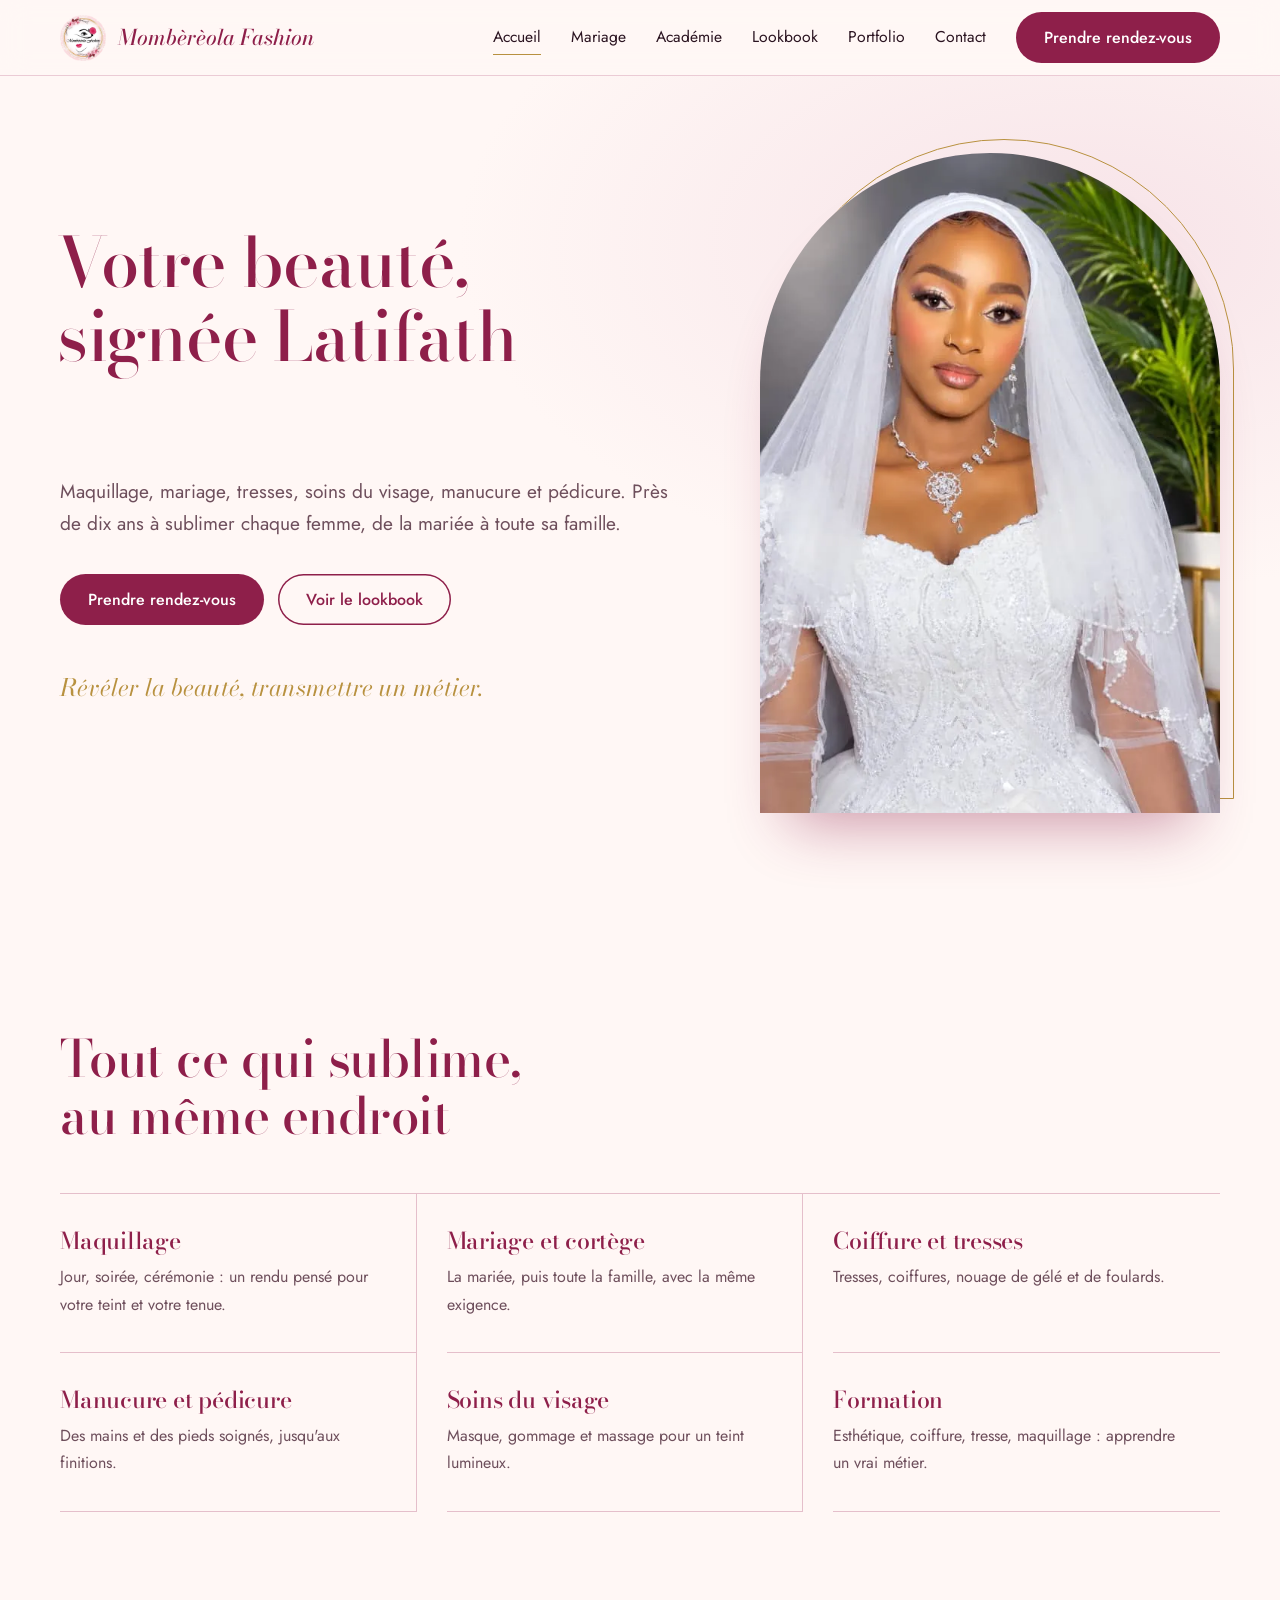
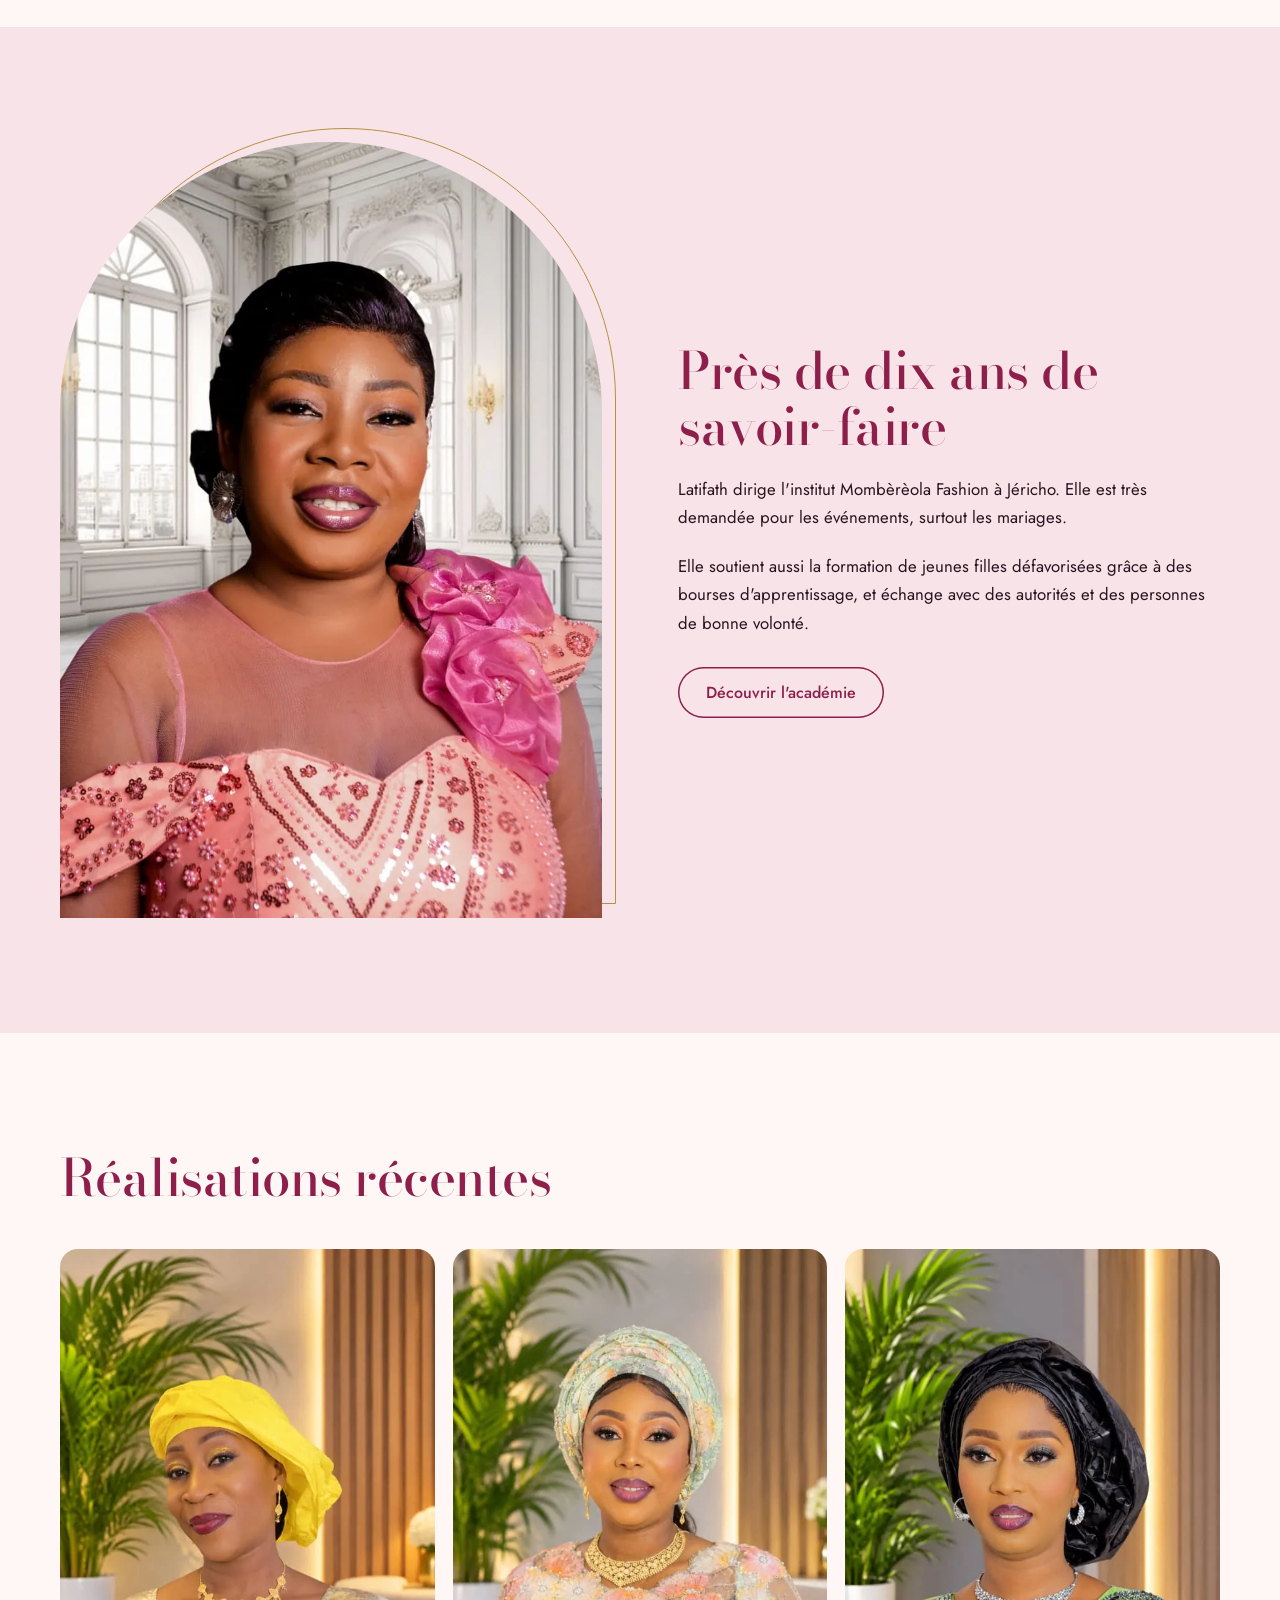
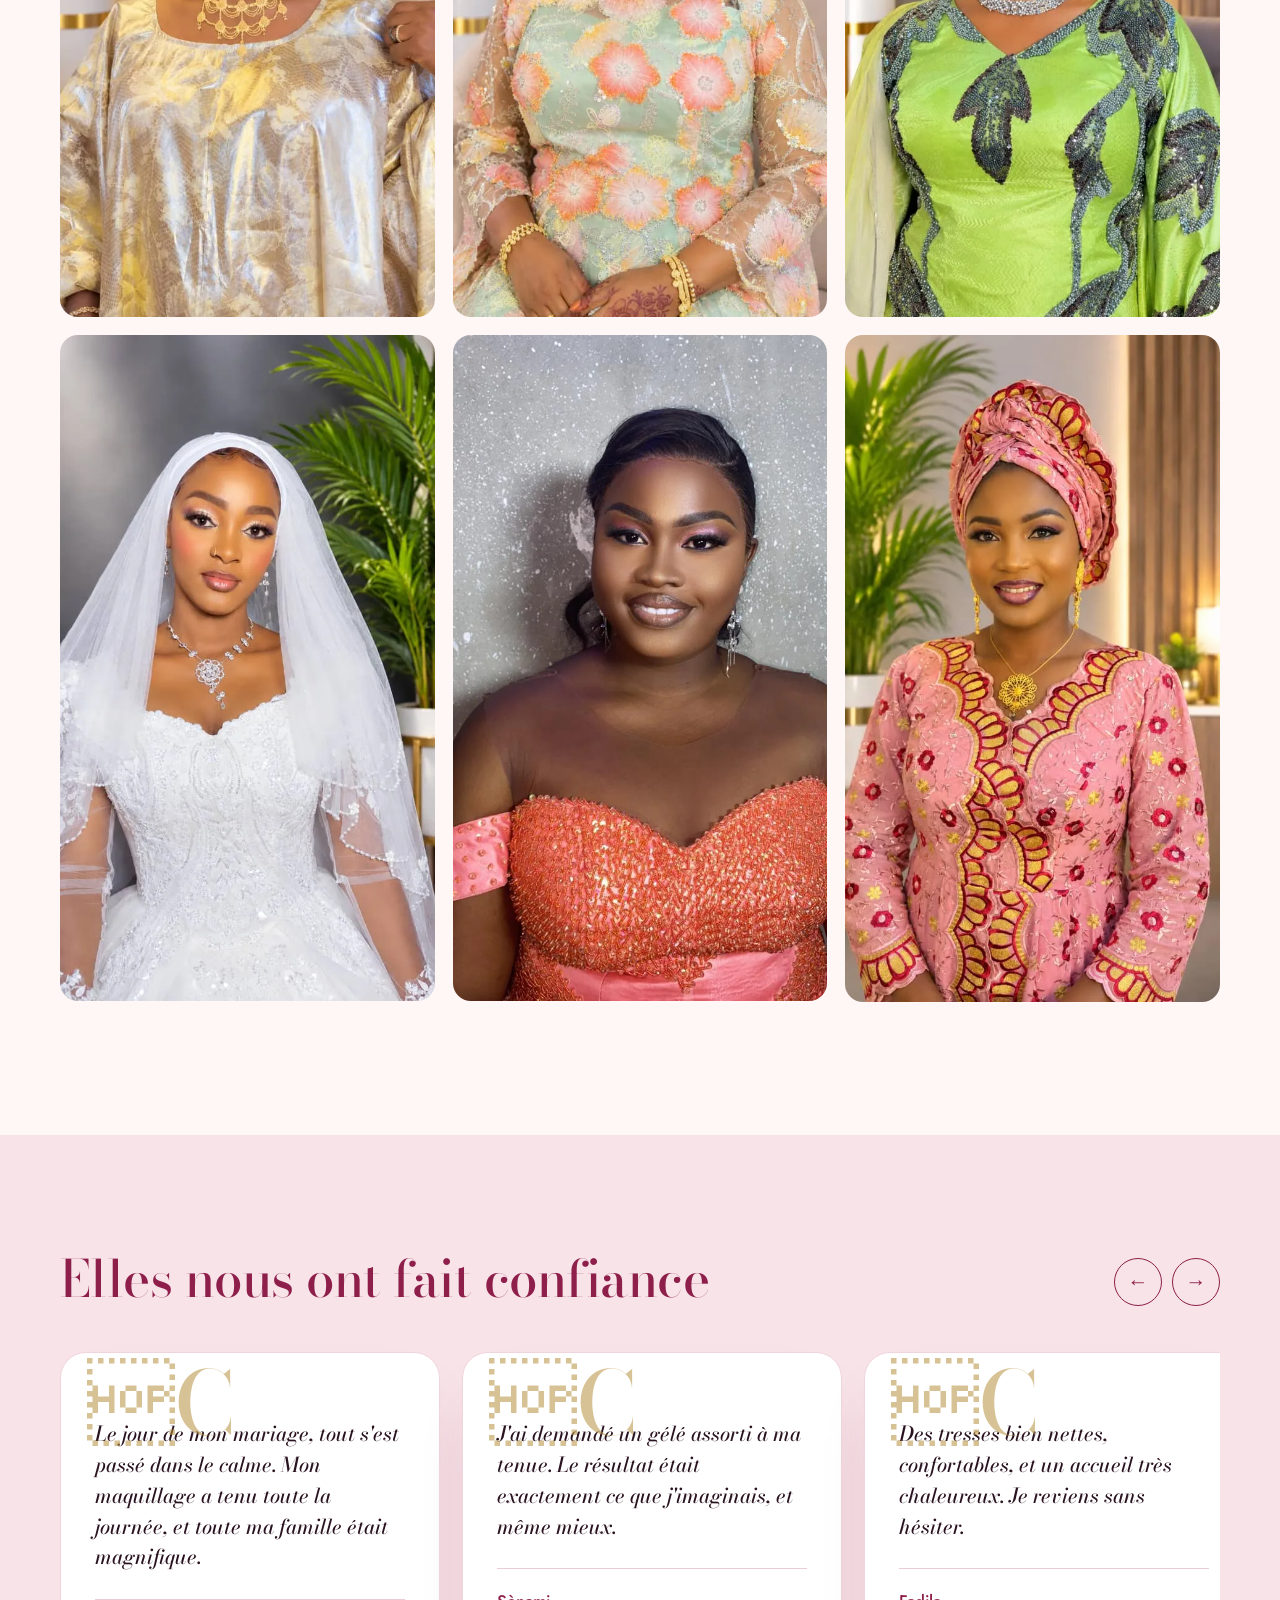
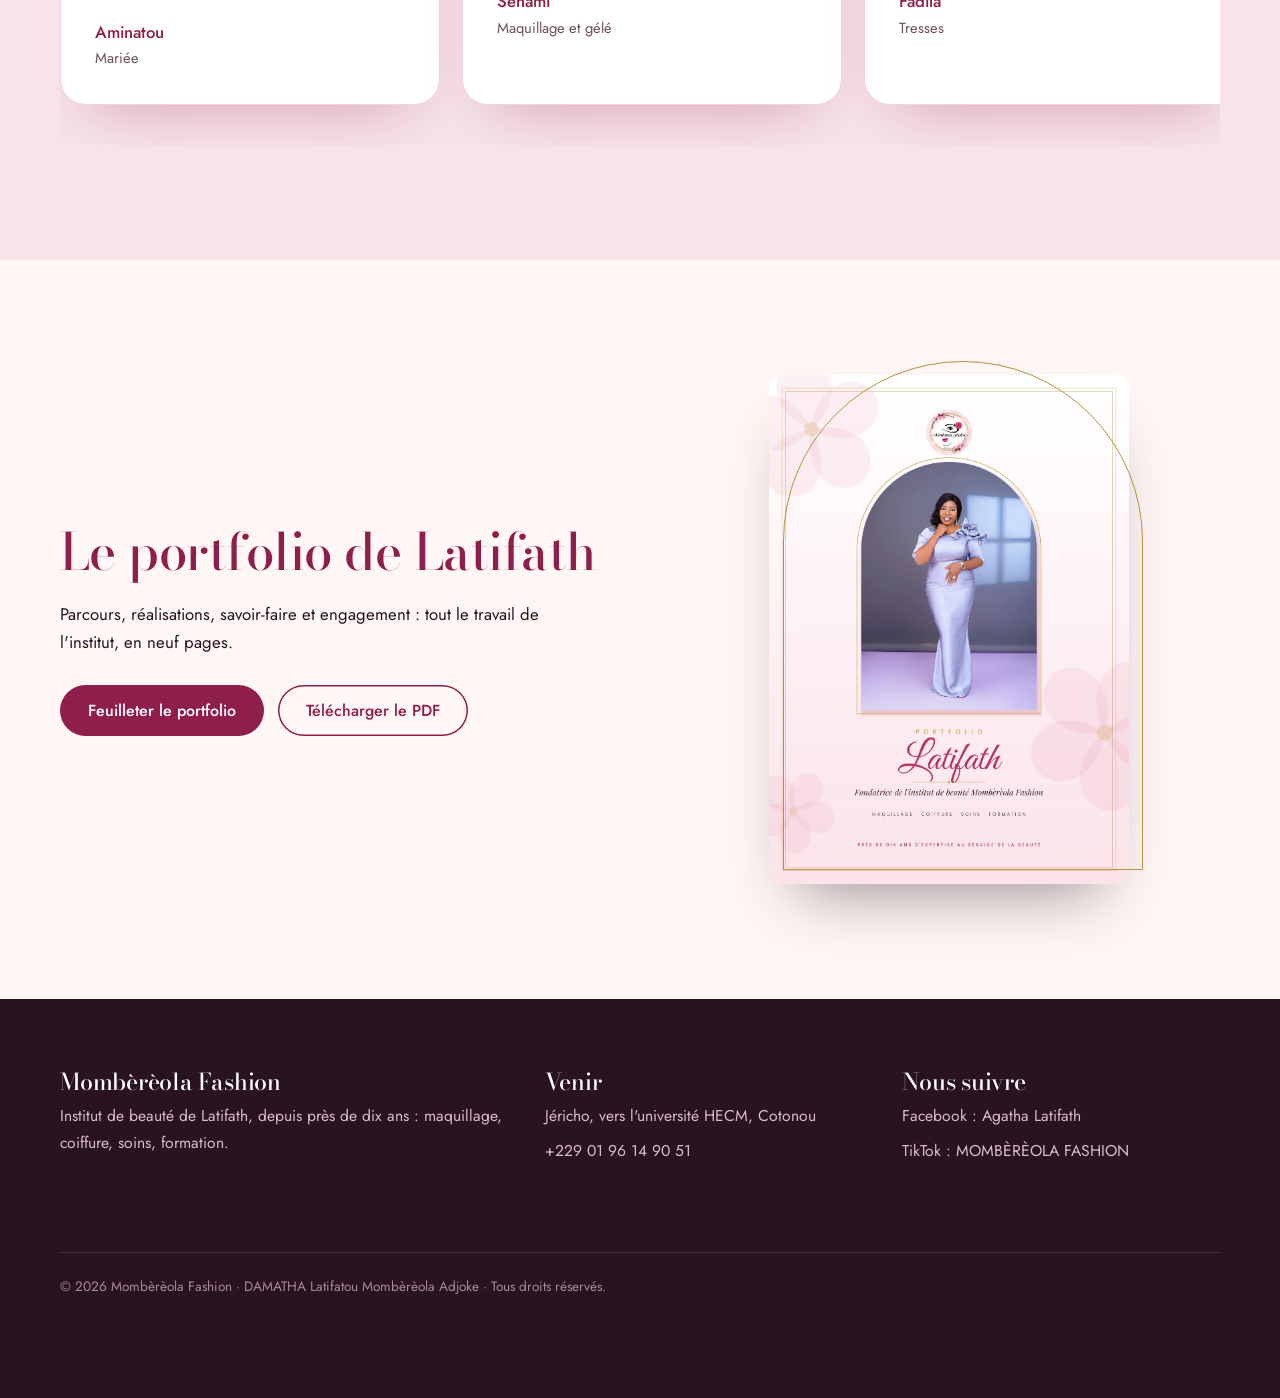
<file: index.html>
<!DOCTYPE html><html lang="fr"><head><meta charset="UTF-8"><meta name="viewport" content="width=device-width,initial-scale=1">
<title>Salon de beauté à Cotonou | Mombèrèola Fashion</title><meta name="description" content="Institut de beauté de Latifath à Cotonou : maquillage, mariage, tresses, soins du visage, manucure, pédicure et formation."><meta name="theme-color" content="#FFF7F5">
<link rel="icon" href="logo/favicon.ico" sizes="any"><link rel="icon" type="image/png" sizes="192x192" href="logo/favicon-192.png"><link rel="apple-touch-icon" href="logo/apple-touch-icon.png">
<meta property="og:type" content="website"><meta property="og:title" content="Salon de beauté à Cotonou | Mombèrèola Fashion"><meta property="og:description" content="Institut de beauté de Latifath à Cotonou : maquillage, mariage, tresses, soins du visage, manucure, pédicure et formation."><meta property="og:image" content="images/og-image-mombereola-fashion.jpg"><meta property="og:locale" content="fr_BJ">
<link rel="preconnect" href="https://fonts.googleapis.com"><link rel="preconnect" href="https://fonts.gstatic.com" crossorigin>
<link href="https://fonts.googleapis.com/css2?family=Bodoni+Moda:ital,opsz,wght@0,6..96,500;1,6..96,500&family=Jost:wght@400;500&display=swap" rel="stylesheet">
<link rel="stylesheet" href="css/style.css"><script type="application/ld+json">{"@context":"https://schema.org","@type":"BeautySalon","name":"Mombèrèola Fashion","founder":"Latifath","telephone":"+2290196149051","image":"images/og-image-mombereola-fashion.jpg","address":{"@type":"PostalAddress","streetAddress":"Jéricho, vers l'université HECM","addressLocality":"Cotonou","addressCountry":"BJ"}}</script></head><body>
<header class="hd"><div class="w"><a class="brand" href="index.html"><img src="logo/logo-mombereola-fashion-256.png" alt="Logo Mombèrèola Fashion" width="46" height="46">Mombèrèola Fashion</a>
<button class="bg" aria-label="Menu" aria-expanded="false"><i></i><i></i></button><nav aria-label="Menu principal"><a href="index.html" aria-current="page">Accueil</a><a href="mariee-et-ceremonies.html">Mariage</a><a href="academie.html">Académie</a><a href="lookbook.html">Lookbook</a><a href="portfolio.html">Portfolio</a><a href="contact.html">Contact</a><a class="btn" href="https://wa.me/2290196149051?text=Bonjour%20Latifath%2C%20je%20souhaite%20prendre%20rendez-vous." target="_blank" rel="noopener">Prendre rendez-vous</a></nav></div></header>
<main><section class="hero"><div class="pet" aria-hidden="true"></div><div class="w"><div><h1 class="rot" aria-label="Votre beauté, signée Latifath"><span class="on">Votre beauté, signée Latifath</span><span>Mariée rayonnante, famille sublimée</span><span>Tresses, gélé et coiffures d'exception</span><span>Soins du visage, teint lumineux</span><span>Une formation, un métier, un avenir</span></h1>
<p>Maquillage, mariage, tresses, soins du visage, manucure et pédicure. Près de dix ans à sublimer chaque femme, de la mariée à toute sa famille.</p>
<div class="cta"><a class="btn" href="contact.html">Prendre rendez-vous</a><a class="btn o" href="lookbook.html">Voir le lookbook</a></div><p class="t">Révéler la beauté, transmettre un métier.</p></div>
<div class="fr" data-tilt><div class="arch"><img src="images/maquillage-mariee-voile-robe-de-mariage-mombereola-fashion.webp" alt="Mariée maquillée par Latifath" fetchpriority="high"></div></div></div></section>
<section><div class="w"><h2 class="rv">Tout ce qui sublime,<br>au même endroit</h2><div class="sv rv">
<div><h3>Maquillage</h3><p>Jour, soirée, cérémonie : un rendu pensé pour votre teint et votre tenue.</p></div>
<div><h3>Mariage et cortège</h3><p>La mariée, puis toute la famille, avec la même exigence.</p></div>
<div><h3>Coiffure et tresses</h3><p>Tresses, coiffures, nouage de gélé et de foulards.</p></div>
<div><h3>Manucure et pédicure</h3><p>Des mains et des pieds soignés, jusqu'aux finitions.</p></div>
<div><h3>Soins du visage</h3><p>Masque, gommage et massage pour un teint lumineux.</p></div>
<div><h3>Formation</h3><p>Esthétique, coiffure, tresse, maquillage : apprendre un vrai métier.</p></div></div></div></section>
<section class="tint"><div class="w split"><div class="fr rv"><div class="arch"><img src="images/portrait-maquillage-coiffure-chignon-robe-corail-mombereola-fashion.webp" alt="Portrait maquillé, robe corail" loading="lazy"></div></div>
<div class="rv"><h2>Près de dix ans de savoir-faire</h2><p>Latifath dirige l'institut Mombèrèola Fashion à Jéricho. Elle est très demandée pour les événements, surtout les mariages.</p>
<p>Elle soutient aussi la formation de jeunes filles défavorisées grâce à des bourses d'apprentissage, et échange avec des autorités et des personnes de bonne volonté.</p><div class="cta" style="margin-top:30px"><a class="btn o" href="academie.html">Découvrir l'académie</a></div></div></div></section>
<section><div class="w"><h2 class="rv">Réalisations récentes</h2><div class="gal"><figure class="rv"><img src="images/maquillage-glamour-foulard-jaune-tenue-doree-mombereola-fashion.webp" alt="Maquillage glamour, foulard jaune" loading="lazy"></figure><figure class="rv"><img src="images/maquillage-mariee-voile-robe-de-mariage-mombereola-fashion.webp" alt="Maquillage de mariée avec voile" loading="lazy"></figure><figure class="rv"><img src="images/maquillage-soiree-gele-vert-d-eau-tenue-fleurs-mombereola-fashion.webp" alt="Gélé vert d'eau et tenue fleurie" loading="lazy"></figure><figure class="rv"><img src="images/maquillage-teint-eclatant-resultat-final-robe-corail-mombereola-fashion.webp" alt="Teint éclatant et robe corail" loading="lazy"></figure><figure class="rv"><img src="images/maquillage-glamour-gele-noir-tenue-verte-mombereola-fashion.webp" alt="Gélé noir et tenue verte" loading="lazy"></figure><figure class="rv"><img src="images/maquillage-ceremonie-gele-rose-tenue-brodee-mombereola-fashion.webp" alt="Gélé rose et tenue brodée" loading="lazy"></figure></div></div></section><!-- TÉMOIGNAGES D'EXEMPLE : remplacer par de vrais avis avant la mise en ligne -->
<section class="tint tm"><div class="w"><div class="hd2 rv"><h2>Elles nous ont fait confiance</h2><div class="ar"><button aria-label="Précédent">&#8592;</button><button aria-label="Suivant">&#8594;</button></div></div>
<div class="tr rv" tabindex="0" aria-label="Témoignages"><article class="tc"><blockquote>Le jour de mon mariage, tout s'est passé dans le calme. Mon maquillage a tenu toute la journée, et toute ma famille était magnifique.</blockquote><footer><b>Aminatou</b><span>Mariée</span></footer></article><article class="tc"><blockquote>J'ai demandé un gélé assorti à ma tenue. Le résultat était exactement ce que j'imaginais, et même mieux.</blockquote><footer><b>Sènami</b><span>Maquillage et gélé</span></footer></article><article class="tc"><blockquote>Des tresses bien nettes, confortables, et un accueil très chaleureux. Je reviens sans hésiter.</blockquote><footer><b>Fadila</b><span>Tresses</span></footer></article><article class="tc"><blockquote>Après le soin du visage, ma peau était reposée et lumineuse. J'ai passé un vrai moment pour moi.</blockquote><footer><b>Rakiyatou</b><span>Soin du visage</span></footer></article><article class="tc"><blockquote>J'ai appris avec patience et exigence. Latifath transmet son métier avec beaucoup de cœur.</blockquote><footer><b>Nadège</b><span>Formation</span></footer></article></div></div></section><section><div class="w split"><div class="rv"><h2>Le portfolio de Latifath</h2><p>Parcours, réalisations, savoir-faire et engagement : tout le travail de l'institut, en neuf pages.</p>
<div class="cta" style="margin-top:28px"><a class="btn" href="portfolio.html">Feuilleter le portfolio</a><a class="btn o" href="assets/Portfolio-Latifath-Mombereola-Fashion.pdf" download>Télécharger le PDF</a></div></div>
<div class="fr rv" style="max-width:360px;margin-inline:auto;width:100%"><img src="images/portfolio-latifath-mombereola-fashion-page-1.webp" alt="Couverture du portfolio de Latifath" loading="lazy" style="border-radius:14px;box-shadow:0 34px 60px -30px rgba(42,19,32,.5)"></div></div></section></main>
<footer class="ft"><div class="w"><div><h3>Mombèrèola Fashion</h3><p>Institut de beauté de Latifath, depuis près de dix ans : maquillage, coiffure, soins, formation.</p></div>
<div><h3>Venir</h3><p>Jéricho, vers l'université HECM, Cotonou</p><p><a href="tel:+2290196149051">+229 01 96 14 90 51</a></p></div>
<div><h3>Nous suivre</h3><p><a href="https://www.facebook.com/search/top?q=Agatha%20Latifath" target="_blank" rel="noopener">Facebook : Agatha Latifath</a></p><p><a href="https://www.tiktok.com/search?q=MOMB%C3%88R%C3%88OLA%20FASHION" target="_blank" rel="noopener">TikTok : MOMBÈRÈOLA FASHION</a></p></div>
<small>© <span id="y"></span> Mombèrèola Fashion · DAMATHA Latifatou Mombèrèola Adjoke · Tous droits réservés.</small></div></footer>
<div class="fab" id="fab"><div class="fm"><a href="https://wa.me/2290196149051?text=Bonjour%20Latifath%2C%20je%20souhaite%20prendre%20rendez-vous." target="_blank" rel="noopener">Écrire sur WhatsApp</a><a href="tel:+2290196149051">Appeler</a></div>
<button aria-label="Contacter l'institut" aria-expanded="false"><svg class="i1" width="26" height="26" viewBox="0 0 24 24" fill="none" stroke="currentColor" stroke-width="1.8" stroke-linecap="round" stroke-linejoin="round"><path d="M21 12a8.5 8.5 0 0 1-12.4 7.5L3 21l1.6-5.4A8.5 8.5 0 1 1 21 12z"/></svg><svg class="i2" width="24" height="24" viewBox="0 0 24 24" fill="none" stroke="currentColor" stroke-width="2" stroke-linecap="round"><path d="M6 6l12 12M18 6L6 18"/></svg></button></div>
<script src="js/main.js" defer></script></body></html>
</file>
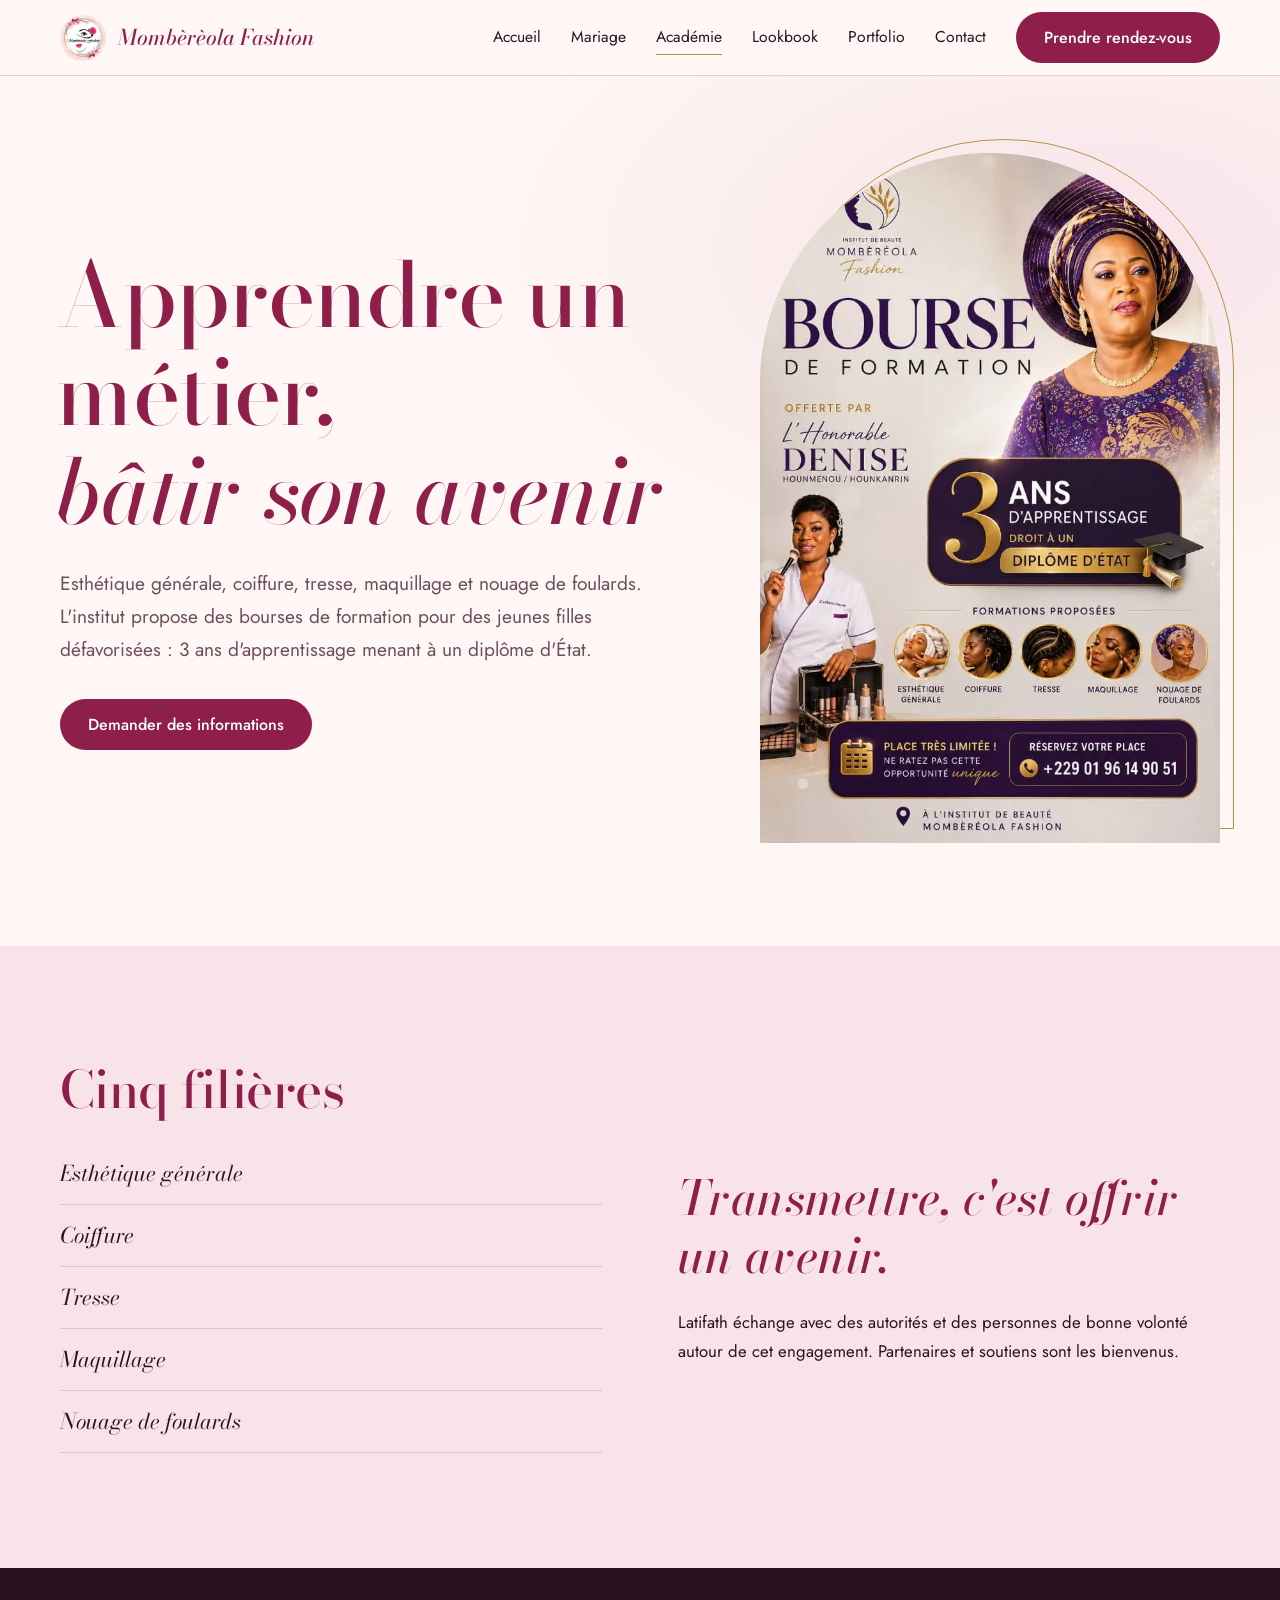
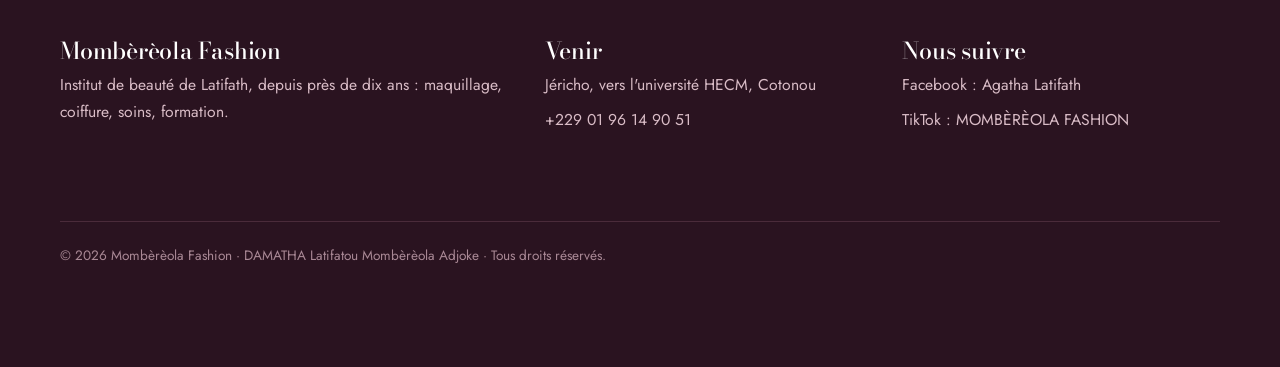
<file: academie.html>
<!DOCTYPE html><html lang="fr"><head><meta charset="UTF-8"><meta name="viewport" content="width=device-width,initial-scale=1">
<title>Académie et bourses de formation | Mombèrèola Fashion</title><meta name="description" content="Formation en esthétique, coiffure, tresse, maquillage et nouage de foulards. Bourses pour jeunes filles."><meta name="theme-color" content="#FFF7F5">
<link rel="icon" href="logo/favicon.ico" sizes="any"><link rel="icon" type="image/png" sizes="192x192" href="logo/favicon-192.png"><link rel="apple-touch-icon" href="logo/apple-touch-icon.png">
<meta property="og:type" content="website"><meta property="og:title" content="Académie et bourses de formation | Mombèrèola Fashion"><meta property="og:description" content="Formation en esthétique, coiffure, tresse, maquillage et nouage de foulards. Bourses pour jeunes filles."><meta property="og:image" content="images/og-image-mombereola-fashion.jpg"><meta property="og:locale" content="fr_BJ">
<link rel="preconnect" href="https://fonts.googleapis.com"><link rel="preconnect" href="https://fonts.gstatic.com" crossorigin>
<link href="https://fonts.googleapis.com/css2?family=Bodoni+Moda:ital,opsz,wght@0,6..96,500;1,6..96,500&family=Jost:wght@400;500&display=swap" rel="stylesheet">
<link rel="stylesheet" href="css/style.css"><script type="application/ld+json">{"@context":"https://schema.org","@type":"BeautySalon","name":"Mombèrèola Fashion","founder":"Latifath","telephone":"+2290196149051","image":"images/og-image-mombereola-fashion.jpg","address":{"@type":"PostalAddress","streetAddress":"Jéricho, vers l'université HECM","addressLocality":"Cotonou","addressCountry":"BJ"}}</script></head><body>
<header class="hd"><div class="w"><a class="brand" href="index.html"><img src="logo/logo-mombereola-fashion-256.png" alt="Logo Mombèrèola Fashion" width="46" height="46">Mombèrèola Fashion</a>
<button class="bg" aria-label="Menu" aria-expanded="false"><i></i><i></i></button><nav aria-label="Menu principal"><a href="index.html">Accueil</a><a href="mariee-et-ceremonies.html">Mariage</a><a href="academie.html" aria-current="page">Académie</a><a href="lookbook.html">Lookbook</a><a href="portfolio.html">Portfolio</a><a href="contact.html">Contact</a><a class="btn" href="https://wa.me/2290196149051?text=Bonjour%20Latifath%2C%20je%20souhaite%20prendre%20rendez-vous." target="_blank" rel="noopener">Prendre rendez-vous</a></nav></div></header>
<main><section class="hero"><div class="w"><div><h1>Apprendre un métier,<br><em>bâtir son avenir</em></h1>
<p>Esthétique générale, coiffure, tresse, maquillage et nouage de foulards. L'institut propose des bourses de formation pour des jeunes filles défavorisées : 3 ans d'apprentissage menant à un diplôme d'État.</p>
<div class="cta"><a class="btn" href="https://wa.me/2290196149051?text=Bonjour%20Latifath,%20je%20souhaite%20des%20informations%20sur%20la%20formation%20et%20les%20bourses." target="_blank" rel="noopener">Demander des informations</a></div></div>
<div class="fr"><div class="arch" style="aspect-ratio:2/3"><img src="images/flyer-bourse-formation-esthetique-coiffure-maquillage-mombereola-fashion.webp" alt="Affiche de la bourse de formation" fetchpriority="high"></div></div></div></section>
<section class="tint"><div class="w split"><div class="rv"><h2>Cinq filières</h2><ul class="ul"><li>Esthétique générale</li><li>Coiffure</li><li>Tresse</li><li>Maquillage</li><li>Nouage de foulards</li></ul></div>
<div class="rv"><p class="q">Transmettre, c'est offrir un avenir.</p><p style="margin-top:24px">Latifath échange avec des autorités et des personnes de bonne volonté autour de cet engagement. Partenaires et soutiens sont les bienvenus.</p></div></div></section></main>
<footer class="ft"><div class="w"><div><h3>Mombèrèola Fashion</h3><p>Institut de beauté de Latifath, depuis près de dix ans : maquillage, coiffure, soins, formation.</p></div>
<div><h3>Venir</h3><p>Jéricho, vers l'université HECM, Cotonou</p><p><a href="tel:+2290196149051">+229 01 96 14 90 51</a></p></div>
<div><h3>Nous suivre</h3><p><a href="https://www.facebook.com/search/top?q=Agatha%20Latifath" target="_blank" rel="noopener">Facebook : Agatha Latifath</a></p><p><a href="https://www.tiktok.com/search?q=MOMB%C3%88R%C3%88OLA%20FASHION" target="_blank" rel="noopener">TikTok : MOMBÈRÈOLA FASHION</a></p></div>
<small>© <span id="y"></span> Mombèrèola Fashion · DAMATHA Latifatou Mombèrèola Adjoke · Tous droits réservés.</small></div></footer>
<div class="fab" id="fab"><div class="fm"><a href="https://wa.me/2290196149051?text=Bonjour%20Latifath%2C%20je%20souhaite%20prendre%20rendez-vous." target="_blank" rel="noopener">Écrire sur WhatsApp</a><a href="tel:+2290196149051">Appeler</a></div>
<button aria-label="Contacter l'institut" aria-expanded="false"><svg class="i1" width="26" height="26" viewBox="0 0 24 24" fill="none" stroke="currentColor" stroke-width="1.8" stroke-linecap="round" stroke-linejoin="round"><path d="M21 12a8.5 8.5 0 0 1-12.4 7.5L3 21l1.6-5.4A8.5 8.5 0 1 1 21 12z"/></svg><svg class="i2" width="24" height="24" viewBox="0 0 24 24" fill="none" stroke="currentColor" stroke-width="2" stroke-linecap="round"><path d="M6 6l12 12M18 6L6 18"/></svg></button></div>
<script src="js/main.js" defer></script></body></html>
</file>
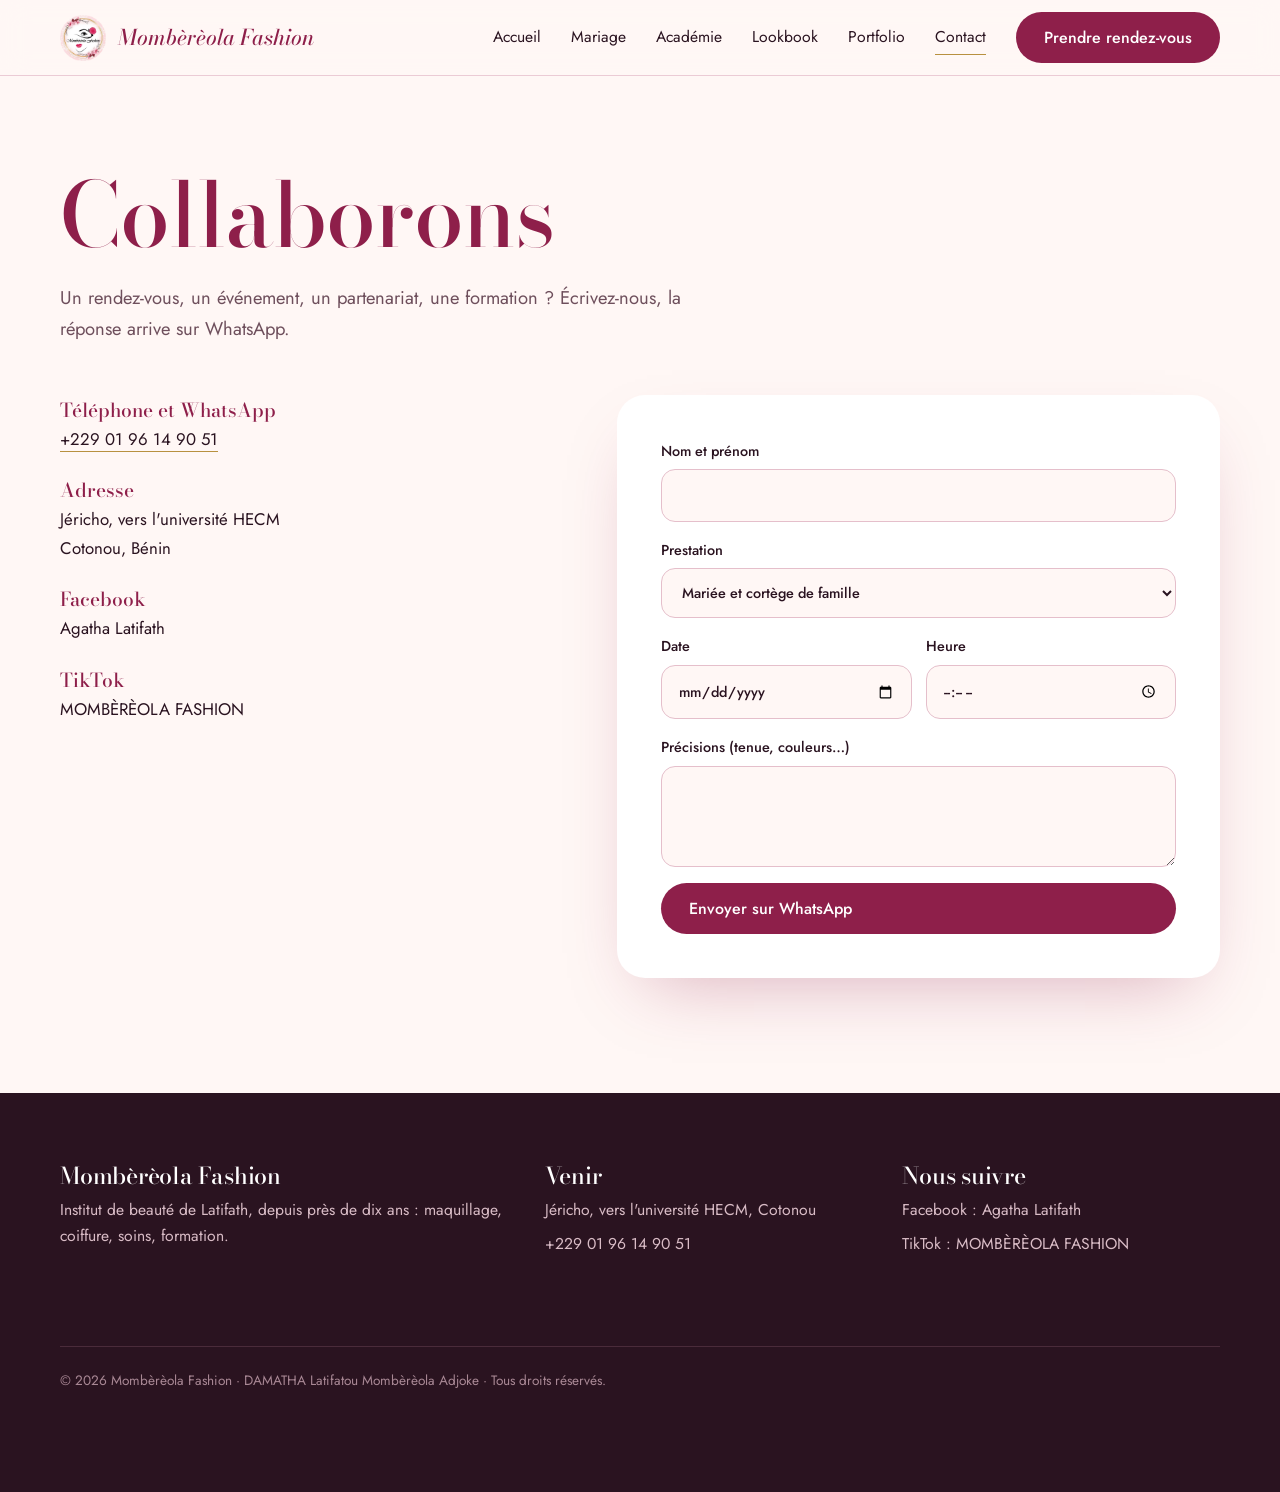
<file: contact.html>
<!DOCTYPE html><html lang="fr"><head><meta charset="UTF-8"><meta name="viewport" content="width=device-width,initial-scale=1">
<title>Contact et rendez-vous | Mombèrèola Fashion</title><meta name="description" content="Prenez rendez-vous avec Latifath à Jéricho, Cotonou. Téléphone, WhatsApp et formulaire."><meta name="theme-color" content="#FFF7F5">
<link rel="icon" href="logo/favicon.ico" sizes="any"><link rel="icon" type="image/png" sizes="192x192" href="logo/favicon-192.png"><link rel="apple-touch-icon" href="logo/apple-touch-icon.png">
<meta property="og:type" content="website"><meta property="og:title" content="Contact et rendez-vous | Mombèrèola Fashion"><meta property="og:description" content="Prenez rendez-vous avec Latifath à Jéricho, Cotonou. Téléphone, WhatsApp et formulaire."><meta property="og:image" content="images/og-image-mombereola-fashion.jpg"><meta property="og:locale" content="fr_BJ">
<link rel="preconnect" href="https://fonts.googleapis.com"><link rel="preconnect" href="https://fonts.gstatic.com" crossorigin>
<link href="https://fonts.googleapis.com/css2?family=Bodoni+Moda:ital,opsz,wght@0,6..96,500;1,6..96,500&family=Jost:wght@400;500&display=swap" rel="stylesheet">
<link rel="stylesheet" href="css/style.css"><script type="application/ld+json">{"@context":"https://schema.org","@type":"BeautySalon","name":"Mombèrèola Fashion","founder":"Latifath","telephone":"+2290196149051","image":"images/og-image-mombereola-fashion.jpg","address":{"@type":"PostalAddress","streetAddress":"Jéricho, vers l'université HECM","addressLocality":"Cotonou","addressCountry":"BJ"}}</script></head><body>
<header class="hd"><div class="w"><a class="brand" href="index.html"><img src="logo/logo-mombereola-fashion-256.png" alt="Logo Mombèrèola Fashion" width="46" height="46">Mombèrèola Fashion</a>
<button class="bg" aria-label="Menu" aria-expanded="false"><i></i><i></i></button><nav aria-label="Menu principal"><a href="index.html">Accueil</a><a href="mariee-et-ceremonies.html">Mariage</a><a href="academie.html">Académie</a><a href="lookbook.html">Lookbook</a><a href="portfolio.html">Portfolio</a><a href="contact.html" aria-current="page">Contact</a><a class="btn" href="https://wa.me/2290196149051?text=Bonjour%20Latifath%2C%20je%20souhaite%20prendre%20rendez-vous." target="_blank" rel="noopener">Prendre rendez-vous</a></nav></div></header>
<main><section class="ph"><div class="w"><h1>Collaborons</h1><p>Un rendez-vous, un événement, un partenariat, une formation ? Écrivez-nous, la réponse arrive sur WhatsApp.</p></div></section>
<section style="padding-top:40px"><div class="w ct"><div class="ci"><p><b>Téléphone et WhatsApp</b><a href="tel:+2290196149051">+229 01 96 14 90 51</a></p>
<p><b>Adresse</b>Jéricho, vers l'université HECM<br>Cotonou, Bénin</p><p><b>Facebook</b>Agatha Latifath</p><p><b>TikTok</b>MOMBÈRÈOLA FASHION</p></div>
<form id="rdv"><label>Nom et prénom<input name="nom" required autocomplete="name"></label><label>Prestation<select name="service"><option>Mariée et cortège de famille</option><option>Maquillage événement ou soirée</option><option>Nouage de gélé ou foulard</option><option>Tresses</option><option>Soin du visage</option><option>Manucure et pédicure</option><option>Formation et bourses</option></select></label>
<div class="r2"><label>Date<input type="date" name="date"></label><label>Heure<input type="time" name="heure"></label></div>
<label>Précisions (tenue, couleurs…)<textarea name="note" rows="3"></textarea></label><button class="btn" type="submit">Envoyer sur WhatsApp</button></form></div></section></main>
<footer class="ft"><div class="w"><div><h3>Mombèrèola Fashion</h3><p>Institut de beauté de Latifath, depuis près de dix ans : maquillage, coiffure, soins, formation.</p></div>
<div><h3>Venir</h3><p>Jéricho, vers l'université HECM, Cotonou</p><p><a href="tel:+2290196149051">+229 01 96 14 90 51</a></p></div>
<div><h3>Nous suivre</h3><p><a href="https://www.facebook.com/search/top?q=Agatha%20Latifath" target="_blank" rel="noopener">Facebook : Agatha Latifath</a></p><p><a href="https://www.tiktok.com/search?q=MOMB%C3%88R%C3%88OLA%20FASHION" target="_blank" rel="noopener">TikTok : MOMBÈRÈOLA FASHION</a></p></div>
<small>© <span id="y"></span> Mombèrèola Fashion · DAMATHA Latifatou Mombèrèola Adjoke · Tous droits réservés.</small></div></footer>
<div class="fab" id="fab"><div class="fm"><a href="https://wa.me/2290196149051?text=Bonjour%20Latifath%2C%20je%20souhaite%20prendre%20rendez-vous." target="_blank" rel="noopener">Écrire sur WhatsApp</a><a href="tel:+2290196149051">Appeler</a></div>
<button aria-label="Contacter l'institut" aria-expanded="false"><svg class="i1" width="26" height="26" viewBox="0 0 24 24" fill="none" stroke="currentColor" stroke-width="1.8" stroke-linecap="round" stroke-linejoin="round"><path d="M21 12a8.5 8.5 0 0 1-12.4 7.5L3 21l1.6-5.4A8.5 8.5 0 1 1 21 12z"/></svg><svg class="i2" width="24" height="24" viewBox="0 0 24 24" fill="none" stroke="currentColor" stroke-width="2" stroke-linecap="round"><path d="M6 6l12 12M18 6L6 18"/></svg></button></div>
<script src="js/main.js" defer></script></body></html>
</file>
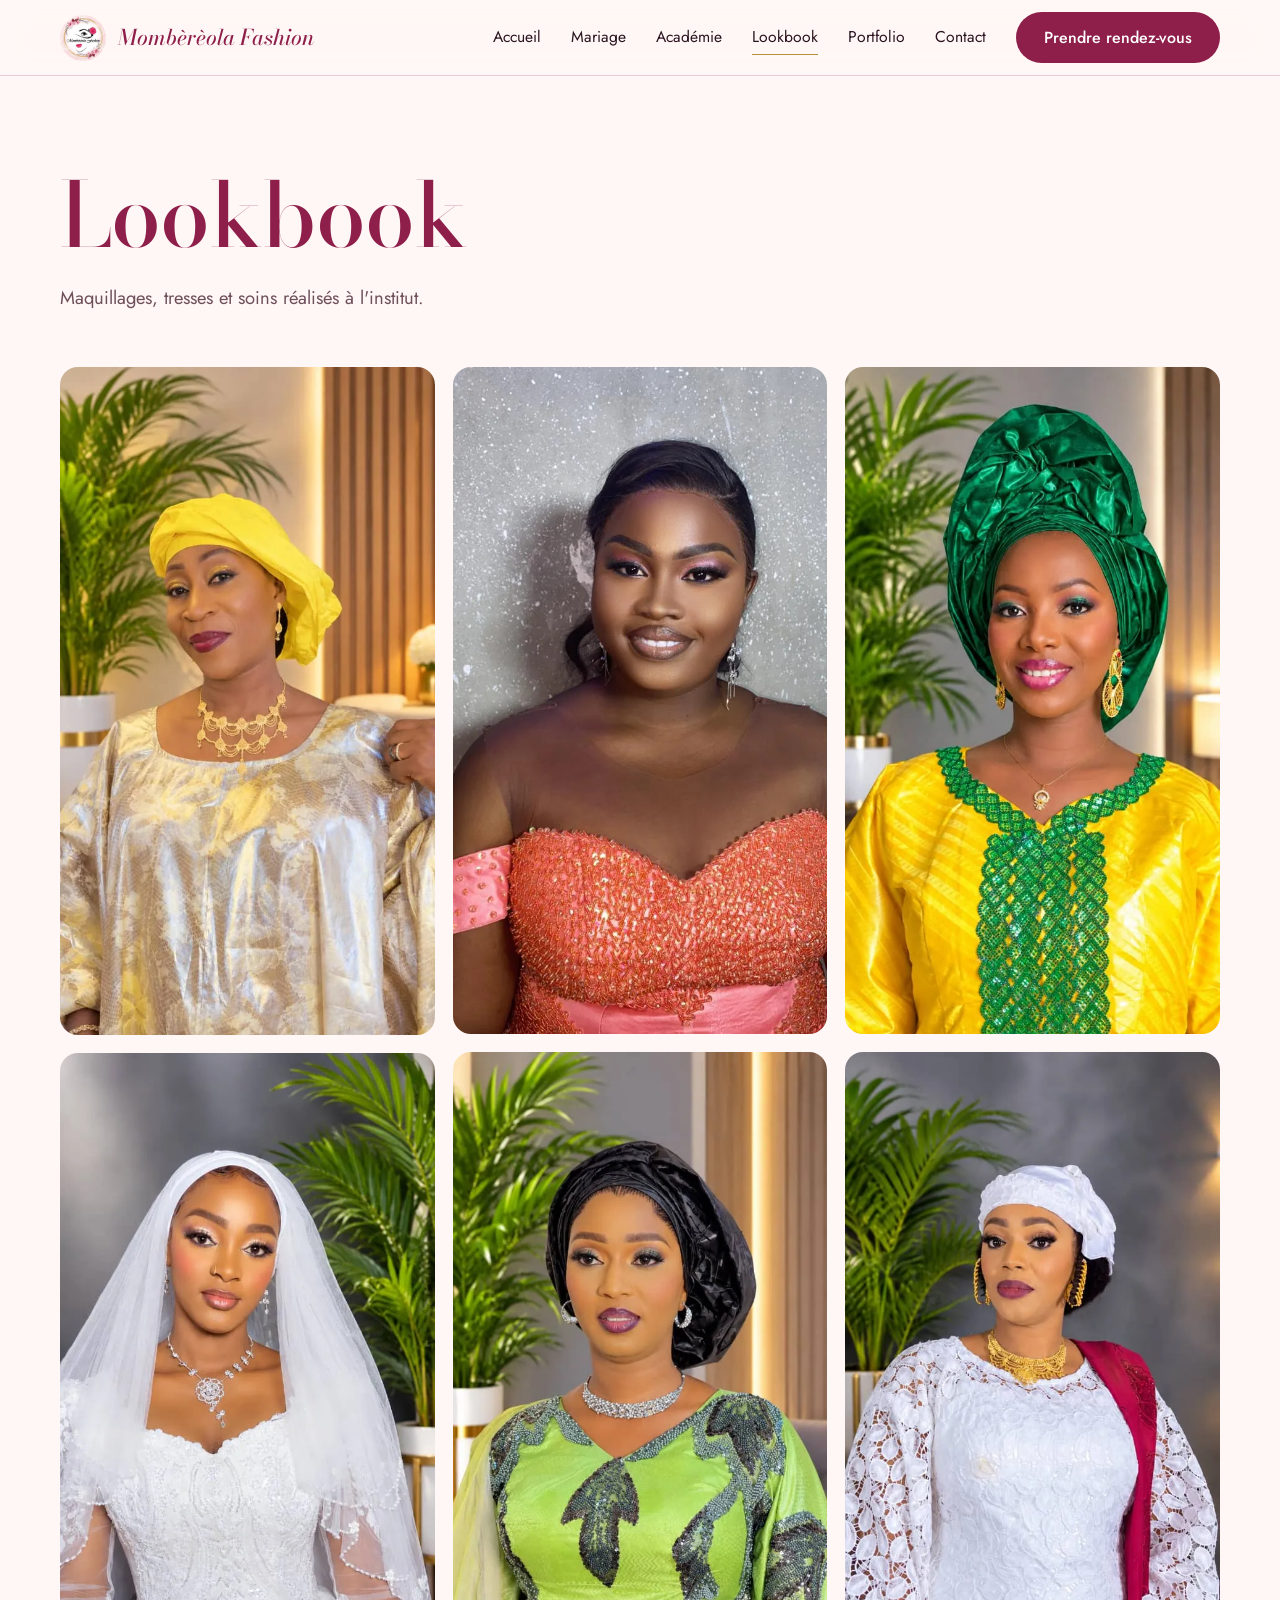
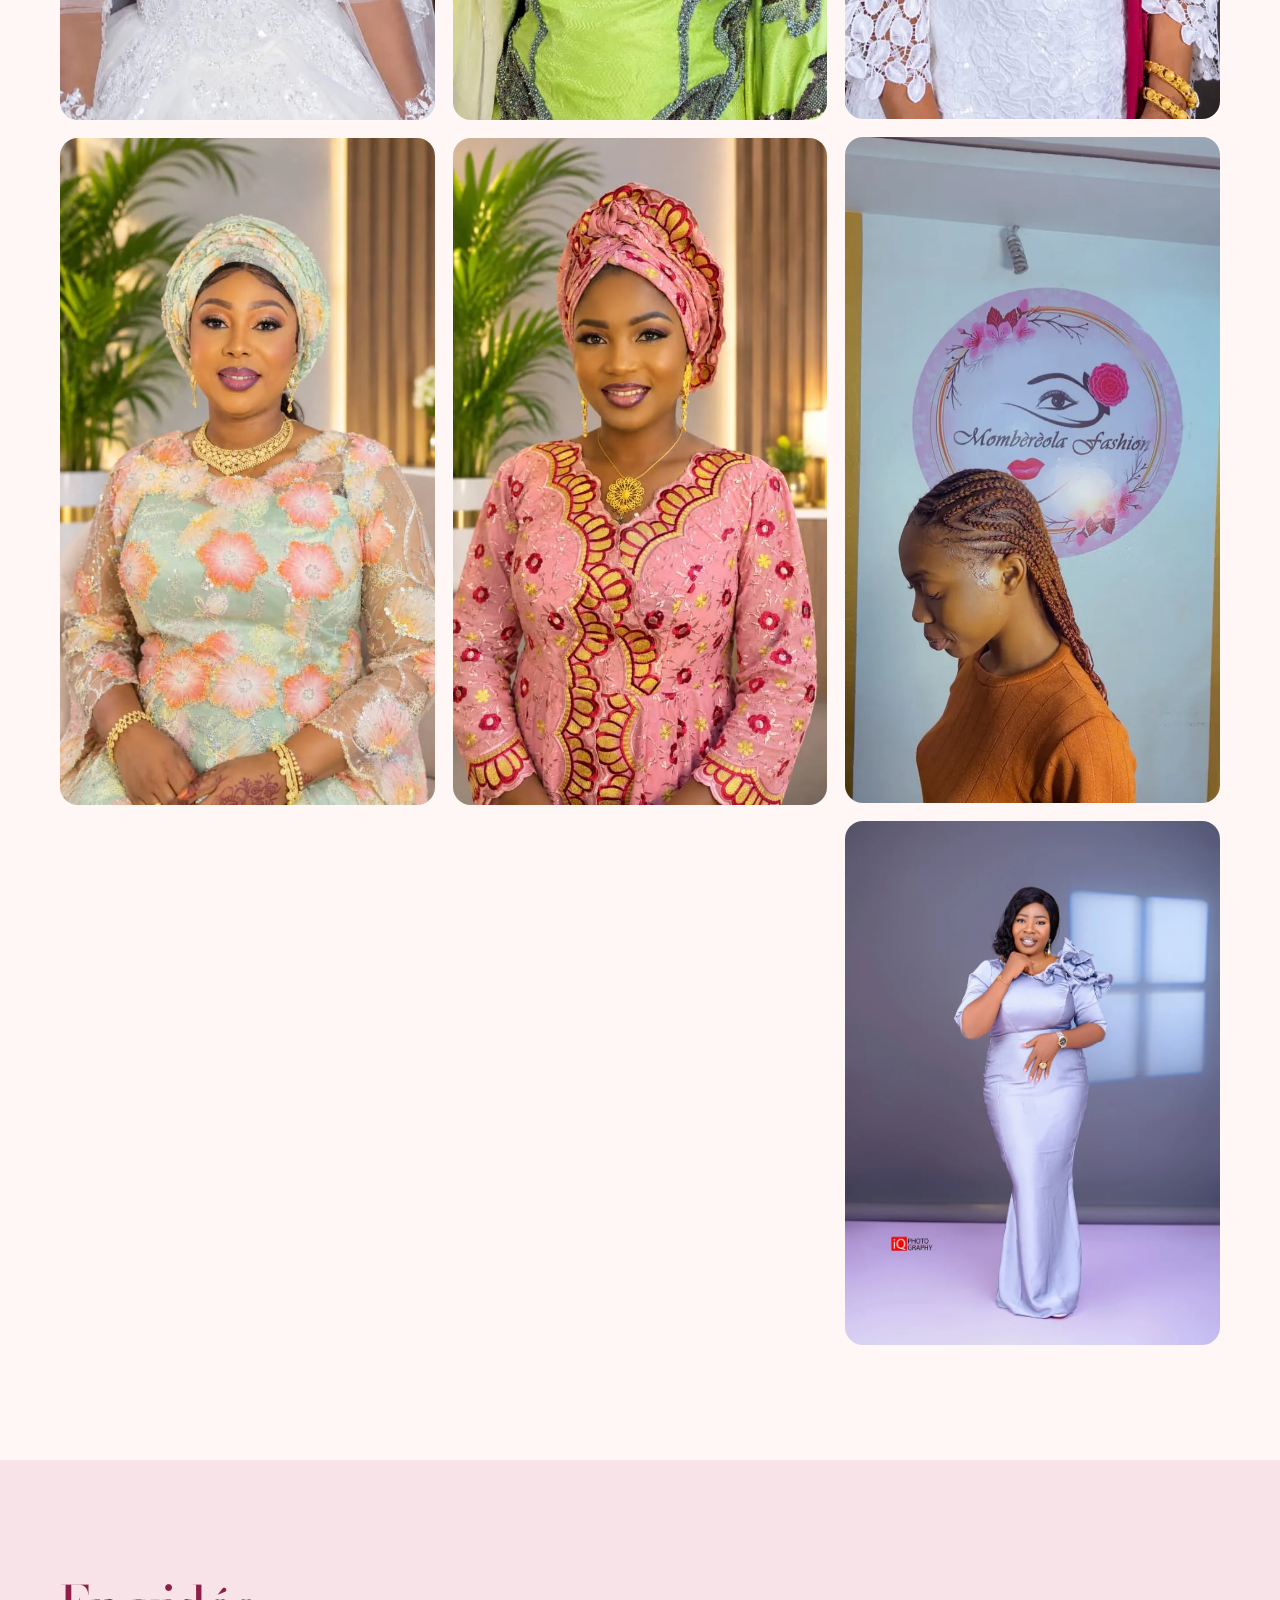
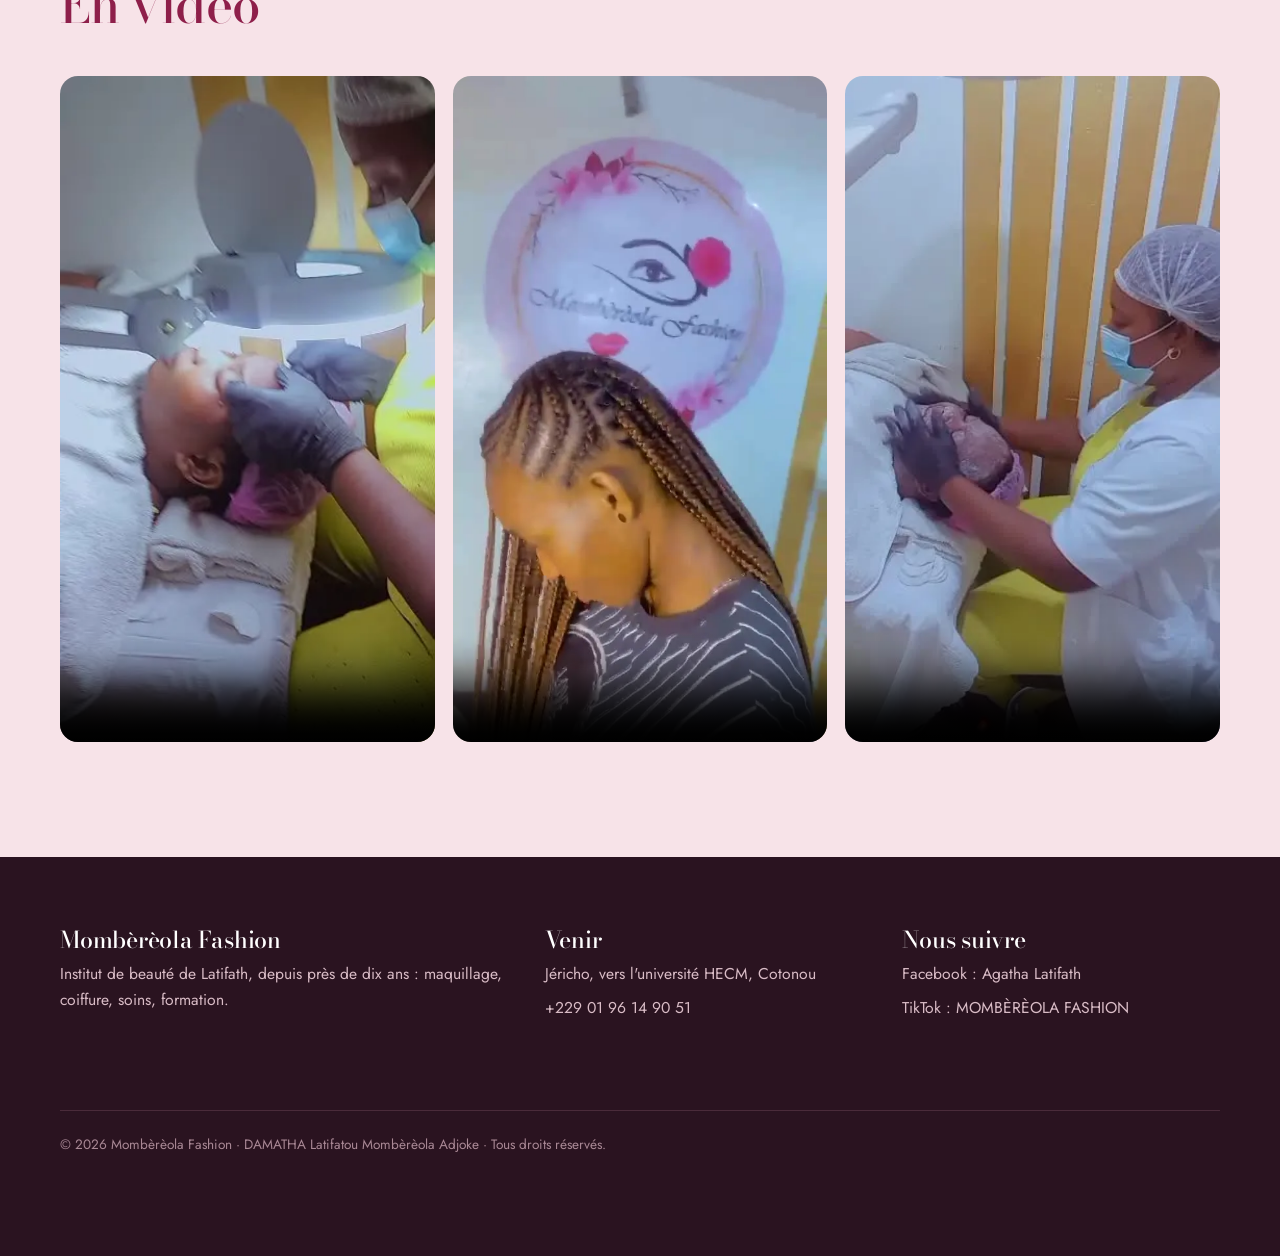
<file: lookbook.html>
<!DOCTYPE html><html lang="fr"><head><meta charset="UTF-8"><meta name="viewport" content="width=device-width,initial-scale=1">
<title>Lookbook | Mombèrèola Fashion</title><meta name="description" content="Photos et vidéos des maquillages, tresses et soins de l'institut Mombèrèola Fashion."><meta name="theme-color" content="#FFF7F5">
<link rel="icon" href="logo/favicon.ico" sizes="any"><link rel="icon" type="image/png" sizes="192x192" href="logo/favicon-192.png"><link rel="apple-touch-icon" href="logo/apple-touch-icon.png">
<meta property="og:type" content="website"><meta property="og:title" content="Lookbook | Mombèrèola Fashion"><meta property="og:description" content="Photos et vidéos des maquillages, tresses et soins de l'institut Mombèrèola Fashion."><meta property="og:image" content="images/og-image-mombereola-fashion.jpg"><meta property="og:locale" content="fr_BJ">
<link rel="preconnect" href="https://fonts.googleapis.com"><link rel="preconnect" href="https://fonts.gstatic.com" crossorigin>
<link href="https://fonts.googleapis.com/css2?family=Bodoni+Moda:ital,opsz,wght@0,6..96,500;1,6..96,500&family=Jost:wght@400;500&display=swap" rel="stylesheet">
<link rel="stylesheet" href="css/style.css"><script type="application/ld+json">{"@context":"https://schema.org","@type":"BeautySalon","name":"Mombèrèola Fashion","founder":"Latifath","telephone":"+2290196149051","image":"images/og-image-mombereola-fashion.jpg","address":{"@type":"PostalAddress","streetAddress":"Jéricho, vers l'université HECM","addressLocality":"Cotonou","addressCountry":"BJ"}}</script></head><body>
<header class="hd"><div class="w"><a class="brand" href="index.html"><img src="logo/logo-mombereola-fashion-256.png" alt="Logo Mombèrèola Fashion" width="46" height="46">Mombèrèola Fashion</a>
<button class="bg" aria-label="Menu" aria-expanded="false"><i></i><i></i></button><nav aria-label="Menu principal"><a href="index.html">Accueil</a><a href="mariee-et-ceremonies.html">Mariage</a><a href="academie.html">Académie</a><a href="lookbook.html" aria-current="page">Lookbook</a><a href="portfolio.html">Portfolio</a><a href="contact.html">Contact</a><a class="btn" href="https://wa.me/2290196149051?text=Bonjour%20Latifath%2C%20je%20souhaite%20prendre%20rendez-vous." target="_blank" rel="noopener">Prendre rendez-vous</a></nav></div></header>
<main><section class="ph"><div class="w"><h1>Lookbook</h1><p>Maquillages, tresses et soins réalisés à l'institut.</p></div></section>
<section style="padding-top:0"><div class="w"><div class="gal"><figure class="rv"><img src="images/maquillage-glamour-foulard-jaune-tenue-doree-mombereola-fashion.webp" alt="Maquillage glamour, foulard jaune" loading="lazy"></figure><figure class="rv"><img src="images/maquillage-mariee-voile-robe-de-mariage-mombereola-fashion.webp" alt="Maquillage de mariée avec voile" loading="lazy"></figure><figure class="rv"><img src="images/maquillage-soiree-gele-vert-d-eau-tenue-fleurs-mombereola-fashion.webp" alt="Gélé vert d'eau et tenue fleurie" loading="lazy"></figure><figure class="rv"><img src="images/maquillage-teint-eclatant-resultat-final-robe-corail-mombereola-fashion.webp" alt="Teint éclatant et robe corail" loading="lazy"></figure><figure class="rv"><img src="images/maquillage-glamour-gele-noir-tenue-verte-mombereola-fashion.webp" alt="Gélé noir et tenue verte" loading="lazy"></figure><figure class="rv"><img src="images/maquillage-ceremonie-gele-rose-tenue-brodee-mombereola-fashion.webp" alt="Gélé rose et tenue brodée" loading="lazy"></figure><figure class="rv"><img src="images/maquillage-fete-gele-vert-boubou-jaune-mombereola-fashion.webp" alt="Gélé vert et boubou jaune" loading="lazy"></figure><figure class="rv"><img src="images/maquillage-naturel-bonnet-blanc-dentelle-mombereola-fashion.webp" alt="Maquillage naturel, dentelle blanche" loading="lazy"></figure><figure class="rv"><img src="images/tresses-africaines-cliente-devant-logo-mombereola-fashion.webp" alt="Tresses africaines" loading="lazy"></figure><figure class="rv"><img src="images/portrait-robe-satin-lilas-studio-mombereola-fashion.webp" alt="Latifath en robe satin lilas" loading="lazy"></figure></div></div></section>
<section class="tint"><div class="w"><h2>En vidéo</h2><div class="vd"><video controls muted playsinline preload="none" poster="videos/video-soin-du-visage-esthetique-mombereola-fashion-poster.webp" aria-label="Soin du visage"><source src="videos/video-soin-du-visage-esthetique-mombereola-fashion.mp4" type="video/mp4"></video><video controls muted playsinline preload="none" poster="videos/video-tresses-africaines-cliente-salon-mombereola-fashion-poster.webp" aria-label="Tresses"><source src="videos/video-tresses-africaines-cliente-salon-mombereola-fashion.mp4" type="video/mp4"></video><video controls muted playsinline preload="none" poster="videos/video-soin-du-visage-massage-gommage-mombereola-fashion-poster.webp" aria-label="Massage du visage"><source src="videos/video-soin-du-visage-massage-gommage-mombereola-fashion.mp4" type="video/mp4"></video></div></div></section></main>
<footer class="ft"><div class="w"><div><h3>Mombèrèola Fashion</h3><p>Institut de beauté de Latifath, depuis près de dix ans : maquillage, coiffure, soins, formation.</p></div>
<div><h3>Venir</h3><p>Jéricho, vers l'université HECM, Cotonou</p><p><a href="tel:+2290196149051">+229 01 96 14 90 51</a></p></div>
<div><h3>Nous suivre</h3><p><a href="https://www.facebook.com/search/top?q=Agatha%20Latifath" target="_blank" rel="noopener">Facebook : Agatha Latifath</a></p><p><a href="https://www.tiktok.com/search?q=MOMB%C3%88R%C3%88OLA%20FASHION" target="_blank" rel="noopener">TikTok : MOMBÈRÈOLA FASHION</a></p></div>
<small>© <span id="y"></span> Mombèrèola Fashion · DAMATHA Latifatou Mombèrèola Adjoke · Tous droits réservés.</small></div></footer>
<div class="fab" id="fab"><div class="fm"><a href="https://wa.me/2290196149051?text=Bonjour%20Latifath%2C%20je%20souhaite%20prendre%20rendez-vous." target="_blank" rel="noopener">Écrire sur WhatsApp</a><a href="tel:+2290196149051">Appeler</a></div>
<button aria-label="Contacter l'institut" aria-expanded="false"><svg class="i1" width="26" height="26" viewBox="0 0 24 24" fill="none" stroke="currentColor" stroke-width="1.8" stroke-linecap="round" stroke-linejoin="round"><path d="M21 12a8.5 8.5 0 0 1-12.4 7.5L3 21l1.6-5.4A8.5 8.5 0 1 1 21 12z"/></svg><svg class="i2" width="24" height="24" viewBox="0 0 24 24" fill="none" stroke="currentColor" stroke-width="2" stroke-linecap="round"><path d="M6 6l12 12M18 6L6 18"/></svg></button></div>
<script src="js/main.js" defer></script></body></html>
</file>
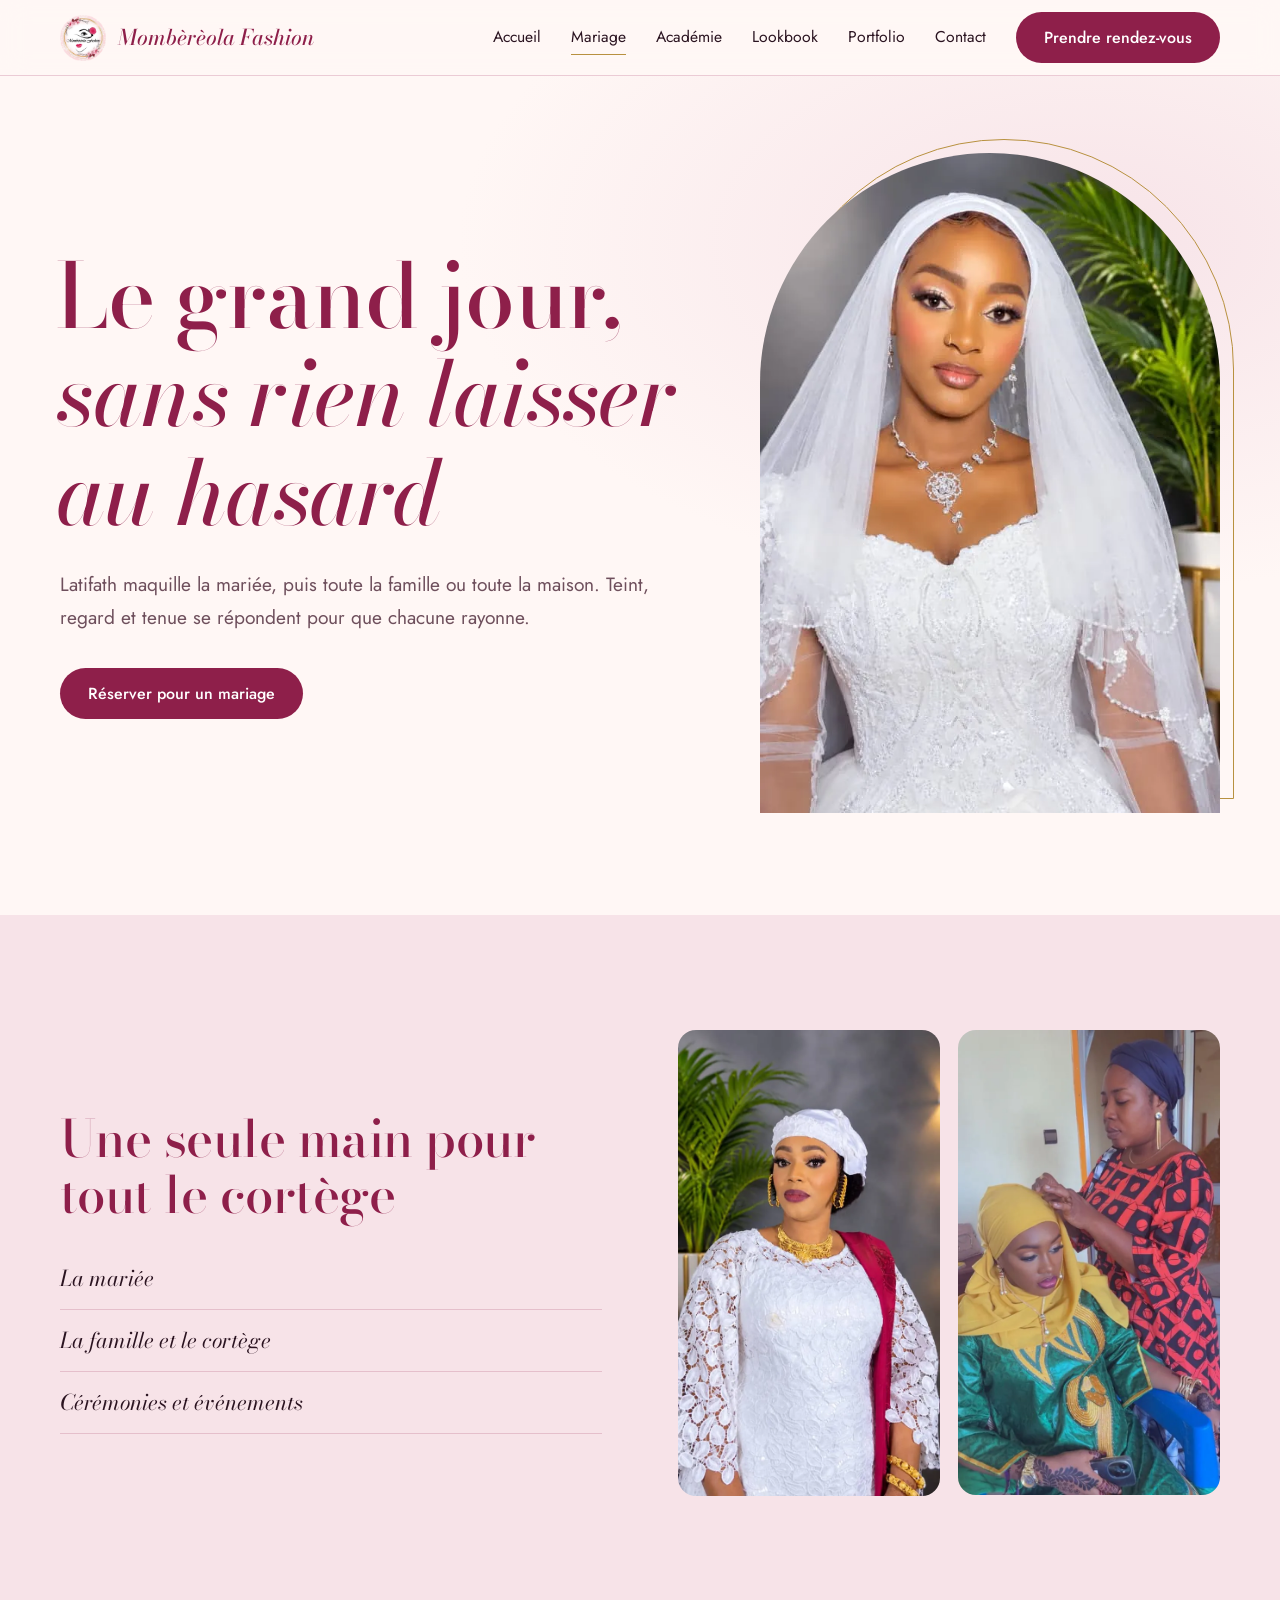
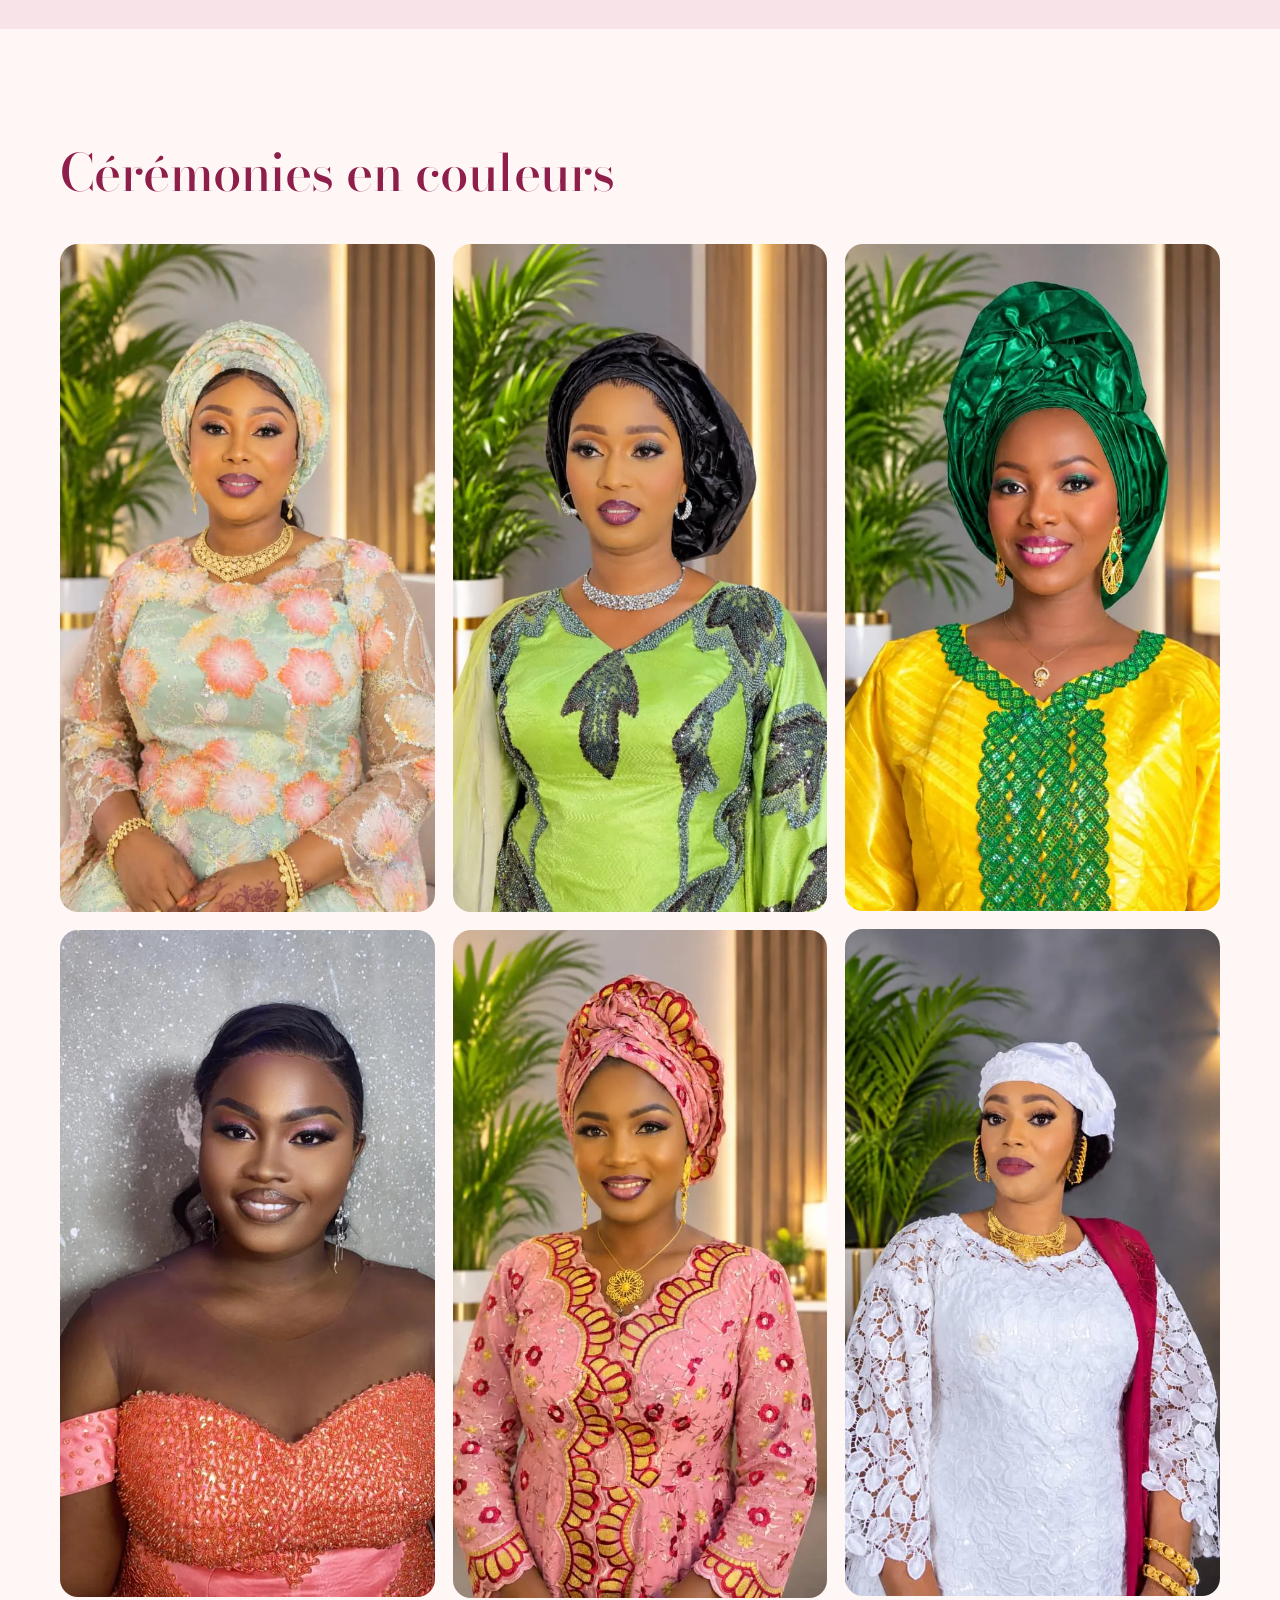
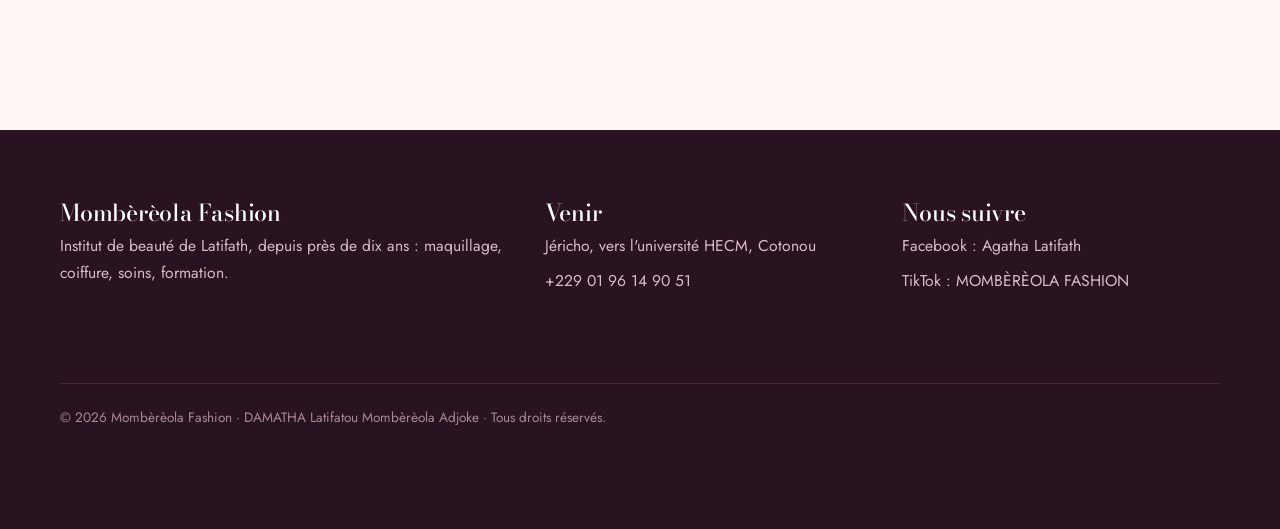
<file: mariee-et-ceremonies.html>
<!DOCTYPE html><html lang="fr"><head><meta charset="UTF-8"><meta name="viewport" content="width=device-width,initial-scale=1">
<title>Maquillage mariée et cérémonies | Mombèrèola Fashion</title><meta name="description" content="Maquillage de la mariée et de toute la famille, cérémonies et événements, à Cotonou."><meta name="theme-color" content="#FFF7F5">
<link rel="icon" href="logo/favicon.ico" sizes="any"><link rel="icon" type="image/png" sizes="192x192" href="logo/favicon-192.png"><link rel="apple-touch-icon" href="logo/apple-touch-icon.png">
<meta property="og:type" content="website"><meta property="og:title" content="Maquillage mariée et cérémonies | Mombèrèola Fashion"><meta property="og:description" content="Maquillage de la mariée et de toute la famille, cérémonies et événements, à Cotonou."><meta property="og:image" content="images/og-image-mombereola-fashion.jpg"><meta property="og:locale" content="fr_BJ">
<link rel="preconnect" href="https://fonts.googleapis.com"><link rel="preconnect" href="https://fonts.gstatic.com" crossorigin>
<link href="https://fonts.googleapis.com/css2?family=Bodoni+Moda:ital,opsz,wght@0,6..96,500;1,6..96,500&family=Jost:wght@400;500&display=swap" rel="stylesheet">
<link rel="stylesheet" href="css/style.css"><script type="application/ld+json">{"@context":"https://schema.org","@type":"BeautySalon","name":"Mombèrèola Fashion","founder":"Latifath","telephone":"+2290196149051","image":"images/og-image-mombereola-fashion.jpg","address":{"@type":"PostalAddress","streetAddress":"Jéricho, vers l'université HECM","addressLocality":"Cotonou","addressCountry":"BJ"}}</script></head><body>
<header class="hd"><div class="w"><a class="brand" href="index.html"><img src="logo/logo-mombereola-fashion-256.png" alt="Logo Mombèrèola Fashion" width="46" height="46">Mombèrèola Fashion</a>
<button class="bg" aria-label="Menu" aria-expanded="false"><i></i><i></i></button><nav aria-label="Menu principal"><a href="index.html">Accueil</a><a href="mariee-et-ceremonies.html" aria-current="page">Mariage</a><a href="academie.html">Académie</a><a href="lookbook.html">Lookbook</a><a href="portfolio.html">Portfolio</a><a href="contact.html">Contact</a><a class="btn" href="https://wa.me/2290196149051?text=Bonjour%20Latifath%2C%20je%20souhaite%20prendre%20rendez-vous." target="_blank" rel="noopener">Prendre rendez-vous</a></nav></div></header>
<main><section class="hero"><div class="w"><div><h1>Le grand jour,<br><em>sans rien laisser au hasard</em></h1>
<p>Latifath maquille la mariée, puis toute la famille ou toute la maison. Teint, regard et tenue se répondent pour que chacune rayonne.</p>
<div class="cta"><a class="btn" href="https://wa.me/2290196149051?text=Bonjour%20Latifath,%20je%20souhaite%20réserver%20pour%20un%20mariage." target="_blank" rel="noopener">Réserver pour un mariage</a></div></div>
<div class="fr"><div class="arch"><img src="images/maquillage-mariee-voile-robe-de-mariage-mombereola-fashion.webp" alt="Maquillage de mariée" fetchpriority="high"></div></div></div></section>
<section class="tint"><div class="w split"><div class="rv"><h2>Une seule main pour tout le cortège</h2><ul class="ul"><li>La mariée</li><li>La famille et le cortège</li><li>Cérémonies et événements</li></ul></div>
<div class="gal" style="columns:2 150px;margin:0"><figure class="rv"><img src="images/maquillage-naturel-bonnet-blanc-dentelle-mombereola-fashion.webp" alt="Maquillage naturel" loading="lazy"></figure><figure class="rv"><img src="images/maquillage-cliente-foulard-moutarde-henne-mains-mombereola-fashion.webp" alt="Préparation avant cérémonie" loading="lazy"></figure></div></div></section>
<section><div class="w"><h2 class="rv">Cérémonies en couleurs</h2><div class="gal"><figure class="rv"><img src="images/maquillage-soiree-gele-vert-d-eau-tenue-fleurs-mombereola-fashion.webp" alt="Gélé vert d'eau et tenue fleurie" loading="lazy"></figure><figure class="rv"><img src="images/maquillage-teint-eclatant-resultat-final-robe-corail-mombereola-fashion.webp" alt="Teint éclatant et robe corail" loading="lazy"></figure><figure class="rv"><img src="images/maquillage-glamour-gele-noir-tenue-verte-mombereola-fashion.webp" alt="Gélé noir et tenue verte" loading="lazy"></figure><figure class="rv"><img src="images/maquillage-ceremonie-gele-rose-tenue-brodee-mombereola-fashion.webp" alt="Gélé rose et tenue brodée" loading="lazy"></figure><figure class="rv"><img src="images/maquillage-fete-gele-vert-boubou-jaune-mombereola-fashion.webp" alt="Gélé vert et boubou jaune" loading="lazy"></figure><figure class="rv"><img src="images/maquillage-naturel-bonnet-blanc-dentelle-mombereola-fashion.webp" alt="Maquillage naturel, dentelle blanche" loading="lazy"></figure></div></div></section></main>
<footer class="ft"><div class="w"><div><h3>Mombèrèola Fashion</h3><p>Institut de beauté de Latifath, depuis près de dix ans : maquillage, coiffure, soins, formation.</p></div>
<div><h3>Venir</h3><p>Jéricho, vers l'université HECM, Cotonou</p><p><a href="tel:+2290196149051">+229 01 96 14 90 51</a></p></div>
<div><h3>Nous suivre</h3><p><a href="https://www.facebook.com/search/top?q=Agatha%20Latifath" target="_blank" rel="noopener">Facebook : Agatha Latifath</a></p><p><a href="https://www.tiktok.com/search?q=MOMB%C3%88R%C3%88OLA%20FASHION" target="_blank" rel="noopener">TikTok : MOMBÈRÈOLA FASHION</a></p></div>
<small>© <span id="y"></span> Mombèrèola Fashion · DAMATHA Latifatou Mombèrèola Adjoke · Tous droits réservés.</small></div></footer>
<div class="fab" id="fab"><div class="fm"><a href="https://wa.me/2290196149051?text=Bonjour%20Latifath%2C%20je%20souhaite%20prendre%20rendez-vous." target="_blank" rel="noopener">Écrire sur WhatsApp</a><a href="tel:+2290196149051">Appeler</a></div>
<button aria-label="Contacter l'institut" aria-expanded="false"><svg class="i1" width="26" height="26" viewBox="0 0 24 24" fill="none" stroke="currentColor" stroke-width="1.8" stroke-linecap="round" stroke-linejoin="round"><path d="M21 12a8.5 8.5 0 0 1-12.4 7.5L3 21l1.6-5.4A8.5 8.5 0 1 1 21 12z"/></svg><svg class="i2" width="24" height="24" viewBox="0 0 24 24" fill="none" stroke="currentColor" stroke-width="2" stroke-linecap="round"><path d="M6 6l12 12M18 6L6 18"/></svg></button></div>
<script src="js/main.js" defer></script></body></html>
</file>
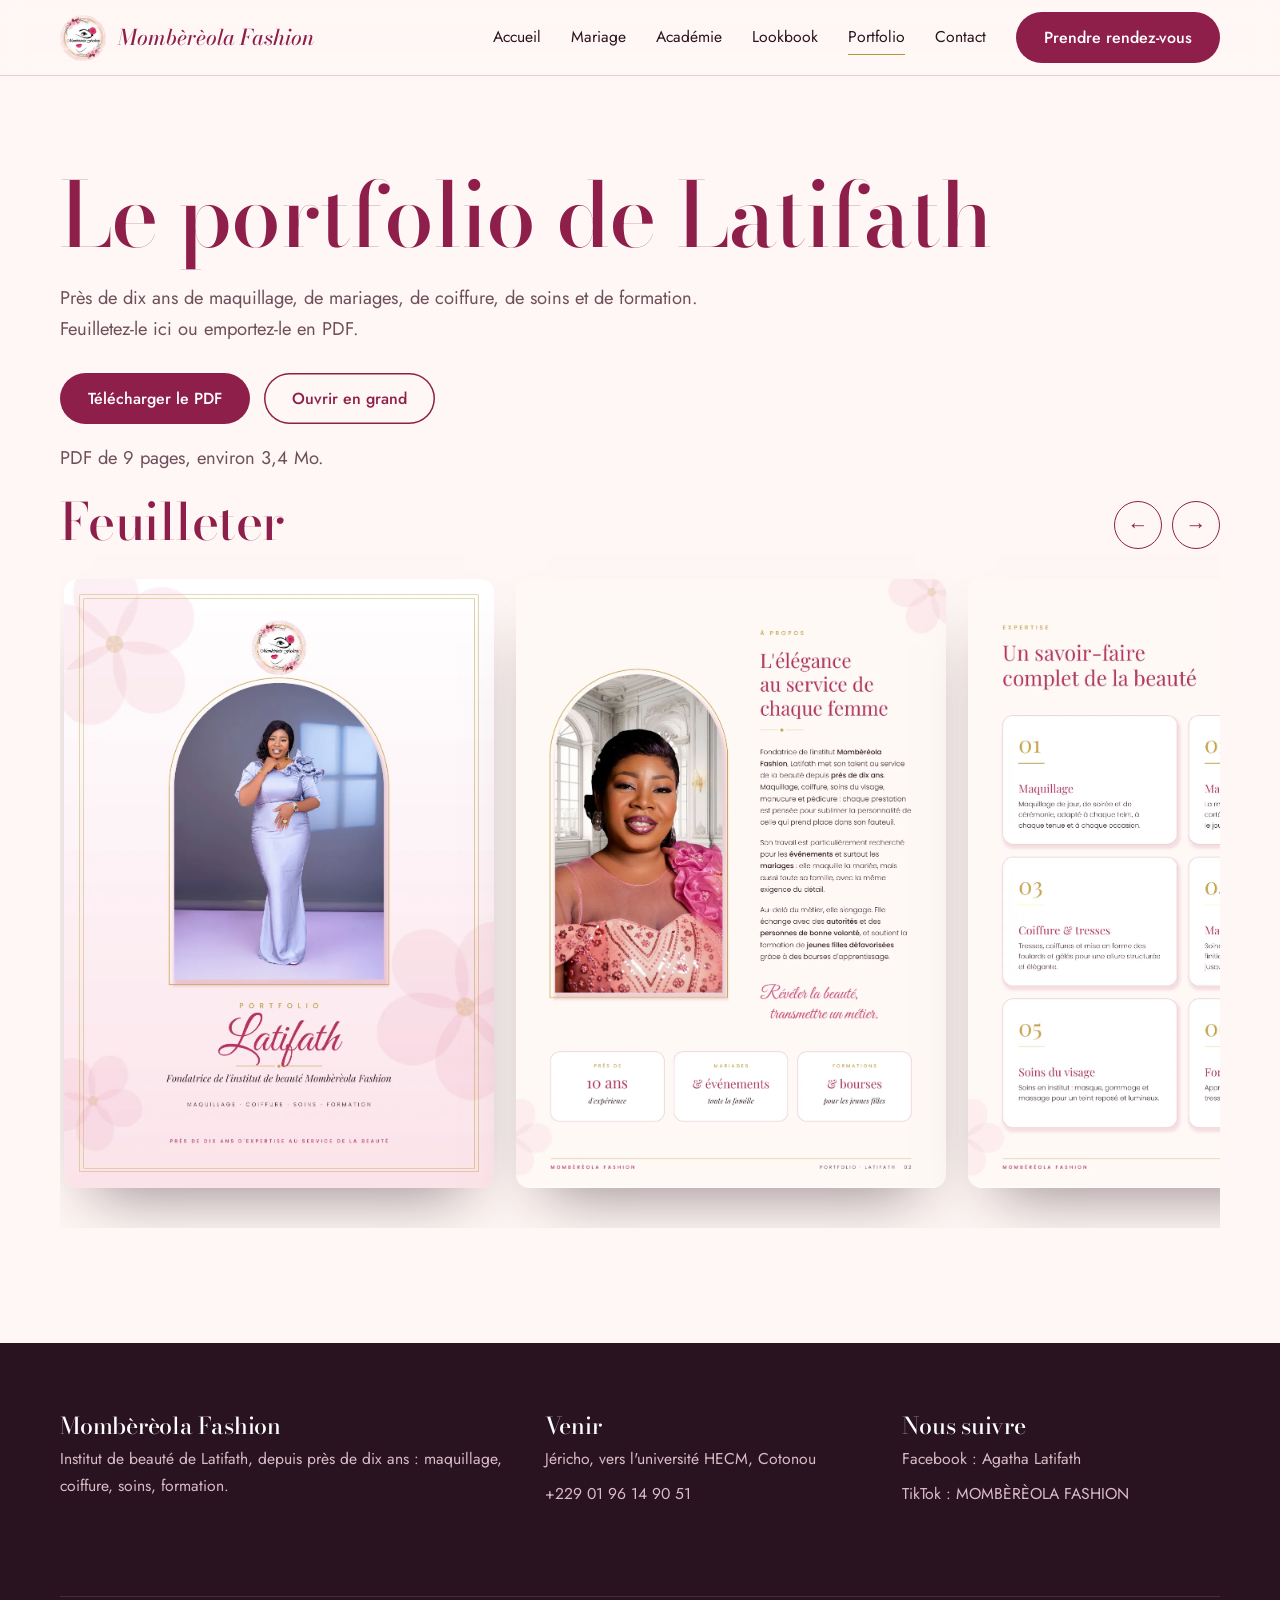
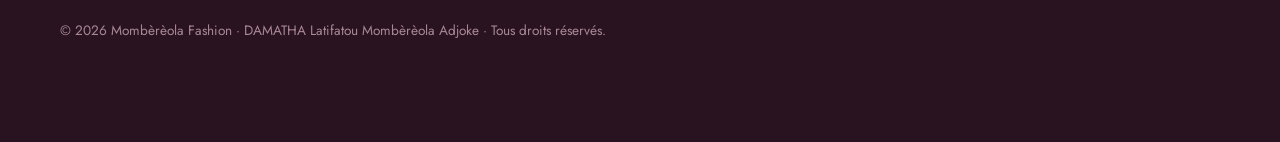
<file: portfolio.html>
<!DOCTYPE html><html lang="fr"><head><meta charset="UTF-8"><meta name="viewport" content="width=device-width,initial-scale=1">
<title>Portfolio de Latifath | Mombèrèola Fashion</title><meta name="description" content="Portfolio de Latifath, fondatrice de Mombèrèola Fashion : maquillage, mariage, coiffure, soins du visage et formation. À consulter ou télécharger en PDF."><meta name="theme-color" content="#FFF7F5">
<link rel="icon" href="logo/favicon.ico" sizes="any"><link rel="icon" type="image/png" sizes="192x192" href="logo/favicon-192.png"><link rel="apple-touch-icon" href="logo/apple-touch-icon.png">
<meta property="og:type" content="website"><meta property="og:title" content="Portfolio de Latifath | Mombèrèola Fashion"><meta property="og:description" content="Portfolio de Latifath, fondatrice de Mombèrèola Fashion : maquillage, mariage, coiffure, soins du visage et formation. À consulter ou télécharger en PDF."><meta property="og:image" content="images/og-image-mombereola-fashion.jpg"><meta property="og:locale" content="fr_BJ">
<link rel="preconnect" href="https://fonts.googleapis.com"><link rel="preconnect" href="https://fonts.gstatic.com" crossorigin>
<link href="https://fonts.googleapis.com/css2?family=Bodoni+Moda:ital,opsz,wght@0,6..96,500;1,6..96,500&family=Jost:wght@400;500&display=swap" rel="stylesheet">
<link rel="stylesheet" href="css/style.css"><script type="application/ld+json">{"@context":"https://schema.org","@type":"BeautySalon","name":"Mombèrèola Fashion","founder":"Latifath","telephone":"+2290196149051","image":"images/og-image-mombereola-fashion.jpg","address":{"@type":"PostalAddress","streetAddress":"Jéricho, vers l'université HECM","addressLocality":"Cotonou","addressCountry":"BJ"}}</script></head><body>
<header class="hd"><div class="w"><a class="brand" href="index.html"><img src="logo/logo-mombereola-fashion-256.png" alt="Logo Mombèrèola Fashion" width="46" height="46">Mombèrèola Fashion</a>
<button class="bg" aria-label="Menu" aria-expanded="false"><i></i><i></i></button><nav aria-label="Menu principal"><a href="index.html">Accueil</a><a href="mariee-et-ceremonies.html">Mariage</a><a href="academie.html">Académie</a><a href="lookbook.html">Lookbook</a><a href="portfolio.html" aria-current="page">Portfolio</a><a href="contact.html">Contact</a><a class="btn" href="https://wa.me/2290196149051?text=Bonjour%20Latifath%2C%20je%20souhaite%20prendre%20rendez-vous." target="_blank" rel="noopener">Prendre rendez-vous</a></nav></div></header>
<main><section class="ph"><div class="w"><h1>Le portfolio de Latifath</h1><p>Près de dix ans de maquillage, de mariages, de coiffure, de soins et de formation. Feuilletez-le ici ou emportez-le en PDF.</p>
<div class="cta" style="margin-top:28px"><a class="btn" href="assets/Portfolio-Latifath-Mombereola-Fashion.pdf" download>Télécharger le PDF</a><a class="btn o" href="assets/Portfolio-Latifath-Mombereola-Fashion.pdf" target="_blank" rel="noopener">Ouvrir en grand</a></div><p class="nt">PDF de 9 pages, environ 3,4 Mo.</p></div></section>
<section class="tm pf" style="padding-top:10px"><div class="w"><div class="hd2"><h2>Feuilleter</h2><div class="ar"><button aria-label="Page précédente">&#8592;</button><button aria-label="Page suivante">&#8594;</button></div></div>
<div class="tr" tabindex="0" aria-label="Pages du portfolio"><figure class="pp"><img src="images/portfolio-latifath-mombereola-fashion-page-1.webp" alt="Portfolio de Latifath, page 1" loading="eager"></figure><figure class="pp"><img src="images/portfolio-latifath-mombereola-fashion-page-2.webp" alt="Portfolio de Latifath, page 2" loading="eager"></figure><figure class="pp"><img src="images/portfolio-latifath-mombereola-fashion-page-3.webp" alt="Portfolio de Latifath, page 3" loading="lazy"></figure><figure class="pp"><img src="images/portfolio-latifath-mombereola-fashion-page-4.webp" alt="Portfolio de Latifath, page 4" loading="lazy"></figure><figure class="pp"><img src="images/portfolio-latifath-mombereola-fashion-page-5.webp" alt="Portfolio de Latifath, page 5" loading="lazy"></figure><figure class="pp"><img src="images/portfolio-latifath-mombereola-fashion-page-6.webp" alt="Portfolio de Latifath, page 6" loading="lazy"></figure><figure class="pp"><img src="images/portfolio-latifath-mombereola-fashion-page-7.webp" alt="Portfolio de Latifath, page 7" loading="lazy"></figure><figure class="pp"><img src="images/portfolio-latifath-mombereola-fashion-page-8.webp" alt="Portfolio de Latifath, page 8" loading="lazy"></figure><figure class="pp"><img src="images/portfolio-latifath-mombereola-fashion-page-9.webp" alt="Portfolio de Latifath, page 9" loading="lazy"></figure></div></div></section></main>
<footer class="ft"><div class="w"><div><h3>Mombèrèola Fashion</h3><p>Institut de beauté de Latifath, depuis près de dix ans : maquillage, coiffure, soins, formation.</p></div>
<div><h3>Venir</h3><p>Jéricho, vers l'université HECM, Cotonou</p><p><a href="tel:+2290196149051">+229 01 96 14 90 51</a></p></div>
<div><h3>Nous suivre</h3><p><a href="https://www.facebook.com/search/top?q=Agatha%20Latifath" target="_blank" rel="noopener">Facebook : Agatha Latifath</a></p><p><a href="https://www.tiktok.com/search?q=MOMB%C3%88R%C3%88OLA%20FASHION" target="_blank" rel="noopener">TikTok : MOMBÈRÈOLA FASHION</a></p></div>
<small>© <span id="y"></span> Mombèrèola Fashion · DAMATHA Latifatou Mombèrèola Adjoke · Tous droits réservés.</small></div></footer>
<div class="fab" id="fab"><div class="fm"><a href="https://wa.me/2290196149051?text=Bonjour%20Latifath%2C%20je%20souhaite%20prendre%20rendez-vous." target="_blank" rel="noopener">Écrire sur WhatsApp</a><a href="tel:+2290196149051">Appeler</a></div>
<button aria-label="Contacter l'institut" aria-expanded="false"><svg class="i1" width="26" height="26" viewBox="0 0 24 24" fill="none" stroke="currentColor" stroke-width="1.8" stroke-linecap="round" stroke-linejoin="round"><path d="M21 12a8.5 8.5 0 0 1-12.4 7.5L3 21l1.6-5.4A8.5 8.5 0 1 1 21 12z"/></svg><svg class="i2" width="24" height="24" viewBox="0 0 24 24" fill="none" stroke="currentColor" stroke-width="2" stroke-linecap="round"><path d="M6 6l12 12M18 6L6 18"/></svg></button></div>
<script src="js/main.js" defer></script></body></html>
</file>
<file: css/style.css>
:root{--rose:#F7E3E8;--ivoire:#FFF7F5;--fram:#8E1F4A;--rose2:#D94A78;--or:#B8913F;--prune:#2A1320;--mut:#6E4F5C;--hh:76px;
--disp:'Bodoni Moda',Georgia,serif;--txt:'Jost',system-ui,sans-serif;--ease:cubic-bezier(.22,1,.36,1)}
*{box-sizing:border-box;margin:0;padding:0}html{scroll-behavior:smooth}
body{font:400 1.05rem/1.7 var(--txt);color:var(--prune);background:var(--ivoire);-webkit-font-smoothing:antialiased}
img,video{display:block;max-width:100%}a{color:inherit;text-decoration:none}
h1,h2,h3{font-family:var(--disp);font-weight:500;line-height:1.1;letter-spacing:-.01em;color:var(--fram)}
h1{font-size:clamp(2.7rem,7vw,5.6rem)}h2{font-size:clamp(2rem,4.2vw,3.2rem)}h3{font-size:1.45rem}
p{max-width:58ch}.w{width:min(1160px,100% - 40px);margin-inline:auto}
section{padding:clamp(64px,9vw,120px) 0}.tint{background:var(--rose)}
:focus-visible{outline:2px solid var(--fram);outline-offset:3px}
.hd{position:sticky;top:0;z-index:50;height:var(--hh);background:rgba(255,247,245,.88);backdrop-filter:blur(14px);border-bottom:1px solid #EBCBD5}
.hd .w{display:flex;align-items:center;justify-content:space-between;height:100%}
.brand{display:flex;align-items:center;gap:12px;font:italic 500 1.35rem var(--disp);color:var(--fram)}.brand img{width:46px;height:46px}
nav{display:flex;align-items:center;gap:30px}nav a{font-size:.98rem;position:relative}
nav a:not(.btn)::after{content:"";position:absolute;left:0;bottom:-4px;height:1px;width:0;background:var(--or);transition:width .4s var(--ease)}
nav a:hover::after,nav a[aria-current]::after{width:100%}
.btn{display:inline-flex;align-items:center;gap:10px;padding:14px 28px;border-radius:99px;background:var(--fram);color:#fff;font-weight:500;border:0;cursor:pointer;font:500 1rem var(--txt);transition:transform .35s var(--ease),background .3s}
.btn:hover{transform:translateY(-2px);background:var(--prune)}.btn.o{background:none;color:var(--fram);box-shadow:inset 0 0 0 1.5px var(--fram)}.btn.o:hover{background:var(--fram);color:#fff}
.bg{display:none;background:none;border:0;width:44px;height:44px;cursor:pointer}.bg i{display:block;width:24px;height:1.5px;background:var(--fram);margin:6px auto;transition:.3s}
.arch{border-radius:999px 999px 0 0;overflow:hidden;position:relative;aspect-ratio:3/4.3;background:var(--rose)}.arch img{width:100%;height:100%;object-fit:cover}
.fr{position:relative}.fr::before{content:"";position:absolute;inset:-14px -14px 14px 14px;border:1px solid var(--or);border-radius:999px 999px 0 0}
.hero{padding:clamp(40px,6vw,90px) 0 clamp(60px,8vw,110px);background:radial-gradient(900px 500px at 85% 20%,var(--rose),transparent 70%)}
.hero .w{display:grid;grid-template-columns:1.15fr .85fr;gap:clamp(30px,6vw,90px);align-items:center}
.hero h1 em,.sig{font-style:italic}.hero p{font-size:1.2rem;margin:26px 0 34px;color:var(--mut)}.cta{display:flex;gap:14px;flex-wrap:wrap}
.hero h1{margin-left:-.04em}.hero .t{margin-top:44px;font:italic 1.5rem var(--disp);color:var(--or)}
.split{display:grid;grid-template-columns:1fr 1fr;gap:clamp(30px,6vw,90px);align-items:center}.split>div>p{margin-top:20px}.split.r .fr,.split.r>:first-child{order:2}
.sv{display:grid;grid-template-columns:repeat(3,1fr);gap:0;margin-top:50px;border-top:1px solid #E5BFCB}
.sv div{padding:34px 30px 34px 0;border-bottom:1px solid #E5BFCB}.sv div:not(:nth-child(3n)){border-right:1px solid #E5BFCB;margin-right:30px}.sv p{margin-top:10px;color:var(--mut);font-size:1rem}
.gal{columns:3 260px;column-gap:18px;margin-top:44px}.gal figure{break-inside:avoid;margin-bottom:18px;border-radius:18px;overflow:hidden;background:var(--rose)}
.gal img{width:100%;transition:transform .8s var(--ease)}.gal figure:hover img{transform:scale(1.04)}
.vd{display:grid;grid-template-columns:repeat(3,1fr);gap:18px;margin-top:44px}.vd video{width:100%;aspect-ratio:9/16;object-fit:cover;border-radius:18px;background:var(--prune)}
.ul{list-style:none;margin-top:26px}.ul li{padding:14px 0;border-bottom:1px solid #E5BFCB;font:italic 1.35rem var(--disp);color:var(--prune)}
.q{font:italic 500 clamp(1.8rem,4vw,3rem) var(--disp);color:var(--fram);max-width:20ch;line-height:1.2}
.ph{padding:clamp(50px,7vw,90px) 0 10px}.ph p{margin-top:18px;color:var(--mut);font-size:1.15rem}
.ct{display:grid;grid-template-columns:.9fr 1.1fr;gap:clamp(30px,5vw,70px);align-items:start}
.ci p{margin:0 0 22px}.ci b{display:block;font:500 1.2rem var(--disp);color:var(--fram)}.ci a{border-bottom:1px solid var(--or)}
form{background:#fff;padding:clamp(24px,4vw,44px);border-radius:28px;box-shadow:0 30px 70px -30px rgba(142,31,74,.35);display:grid;gap:16px}
label{font-size:.9rem;font-weight:500;display:grid;gap:6px}input,select,textarea{font:inherit;padding:13px 16px;border:1px solid #E5BFCB;border-radius:14px;background:var(--ivoire);color:var(--prune)}
input:focus,select:focus,textarea:focus{outline:2px solid var(--rose2);border-color:transparent}.r2{display:grid;grid-template-columns:1fr 1fr;gap:14px}
.ft{background:var(--prune);color:#EBD3DB;padding:70px 0 100px}.ft h3{color:#fff}.ft .w{display:grid;grid-template-columns:1.4fr 1fr 1fr;gap:40px}.ft p{margin:8px 0;font-size:.98rem;color:#D9BCC6}.ft a:hover{color:var(--or)}
.ft small{display:block;margin-top:40px;grid-column:1/-1;color:#A98895;font-size:.85rem;border-top:1px solid #4A2B3A;padding-top:22px}
.rv{opacity:0;transform:translateY(22px);transition:opacity .9s var(--ease),transform .9s var(--ease)}.rv.on{opacity:1;transform:none}
@media(max-width:860px){.bg{display:block}nav{position:fixed;inset:var(--hh) 0 auto 0;flex-direction:column;align-items:flex-start;gap:0;background:var(--ivoire);padding:10px 20px 26px;border-bottom:1px solid #EBCBD5;transform:translateY(-130%);transition:transform .5s var(--ease)}
nav.o{transform:none}nav a{width:100%;padding:16px 0;font-size:1.2rem;border-bottom:1px solid #F0D5DD}nav .btn{margin-top:18px;justify-content:center}
.hero .w,.split,.ct,.ft .w{grid-template-columns:1fr}.hero .arch{max-width:340px;margin:0 auto;order:-1}.split.r .fr,.split.r>:first-child{order:0}.split .fr{max-width:380px;margin:0 auto;width:100%}
.sv{grid-template-columns:1fr}.sv div{border-right:0!important;margin:0!important;padding:26px 0}.vd{grid-template-columns:1fr 1fr}.vd video:last-child{display:none}.r2{grid-template-columns:1fr}
}
@media(prefers-reduced-motion:reduce){*{transition:none!important}.rv{opacity:1;transform:none}html{scroll-behavior:auto}}

.rot{display:grid;perspective:900px;font-size:clamp(2.2rem,5.4vw,4.3rem);line-height:1.08;max-width:15ch}
.rot span{grid-area:1/1;opacity:0;transform:translateY(.4em) rotateX(-55deg);transform-origin:50% 100%;filter:blur(8px);transition:opacity .9s var(--ease),transform 1.1s var(--ease),filter .9s var(--ease);pointer-events:none}
.rot span.on{opacity:1;transform:none;filter:none;pointer-events:auto}
.pet{position:absolute;inset:0;overflow:hidden;pointer-events:none;perspective:700px;z-index:0}
.pet i{position:absolute;top:-6vh;left:var(--l);width:var(--s);height:calc(var(--s)*1.35);border-radius:100% 0 100% 0;background:linear-gradient(135deg,#FBD3DE,#E26B93 70%,#C94A78);opacity:.75;box-shadow:inset -2px -3px 6px rgba(142,31,74,.25);animation:fall var(--d) linear var(--w) infinite}
@keyframes fall{0%{transform:translate3d(0,0,0) rotateX(0) rotateY(0) rotateZ(0)}50%{transform:translate3d(var(--x),60vh,120px) rotateX(360deg) rotateY(200deg) rotateZ(120deg)}100%{transform:translate3d(calc(var(--x)*-.6),115vh,-80px) rotateX(720deg) rotateY(480deg) rotateZ(300deg)}}
.hero{position:relative;overflow:hidden}.hero .w{position:relative;z-index:1}
.fr[data-tilt]{transform-style:preserve-3d;transition:transform .6s var(--ease);will-change:transform}
.fr[data-tilt]::before{transform:translateZ(-45px)}.fr[data-tilt] .arch{transform:translateZ(25px);box-shadow:0 40px 60px -30px rgba(142,31,74,.45)}
@media(hover:none){.fr[data-tilt]{animation:sway 8s ease-in-out infinite alternate}}
@keyframes sway{from{transform:perspective(900px) rotateY(-9deg) rotateX(3deg)}to{transform:perspective(900px) rotateY(9deg) rotateX(-3deg)}}
.fab{display:none}
@media(max-width:860px){.fab{display:block;position:fixed;right:16px;bottom:20px;z-index:60}
.fab>button{position:relative;width:62px;height:62px;border-radius:50%;border:0;background:var(--fram);color:#fff;display:grid;place-items:center;cursor:pointer;box-shadow:0 14px 34px -8px rgba(142,31,74,.65)}
.fab>button::before{content:"";position:absolute;inset:0;border-radius:50%;border:2px solid var(--rose2);animation:ring 2.4s ease-out infinite}
.fab .i2,.fab.o .i1{display:none}.fab.o .i2{display:block}.fab.o>button::before{animation:none;opacity:0}
.fm{position:absolute;right:0;bottom:76px;display:grid;gap:10px;justify-items:end;pointer-events:none}
.fm a{opacity:0;transform:translateY(16px) scale(.9);transform-origin:100% 100%;transition:opacity .35s,transform .5s var(--ease);padding:14px 22px;border-radius:99px;background:#fff;color:var(--prune);font-weight:500;white-space:nowrap;box-shadow:0 14px 30px -10px rgba(42,19,32,.4)}
.fm a:first-child{background:#1E8E5A;color:#fff}.fab.o .fm{pointer-events:auto}.fab.o .fm a{opacity:1;transform:none}.fab.o .fm a:first-child{transition-delay:.07s}
.ft{padding-bottom:110px}}
@keyframes ring{0%{transform:scale(1);opacity:.9}100%{transform:scale(1.55);opacity:0}}
@media(prefers-reduced-motion:reduce){.pet{display:none}.fr[data-tilt]{animation:none}.fab>button::before{animation:none}}

.tm{position:relative;overflow:hidden}.tm .hd2{display:flex;justify-content:space-between;align-items:end;gap:20px;flex-wrap:wrap}
.tm .ar{display:flex;gap:10px}.tm .ar button{width:48px;height:48px;border-radius:50%;border:1.5px solid var(--fram);background:none;color:var(--fram);font-size:1.3rem;cursor:pointer;transition:.3s var(--ease)}.tm .ar button:hover{background:var(--fram);color:#fff}
.tr{display:flex;gap:22px;overflow-x:auto;scroll-snap-type:x mandatory;padding:46px 4px 40px;scrollbar-width:none;perspective:1000px}.tr::-webkit-scrollbar{display:none}
.tc{flex:0 0 min(380px,82%);scroll-snap-align:start;background:#fff;border-radius:26px;padding:40px 34px 32px;position:relative;box-shadow:0 30px 60px -34px rgba(142,31,74,.4);border:1px solid #F0D5DD;transition:transform .7s var(--ease)}
.tc:hover{transform:rotateY(-6deg) translateY(-6px)}
.tc::before{content:"C";position:absolute;top:6px;left:26px;font:500 5.5rem/1 var(--disp);color:var(--or);opacity:.55}
.tc blockquote{font:italic 500 1.28rem/1.5 var(--disp);color:var(--prune);margin-top:26px}
.tc footer{margin-top:26px;padding-top:18px;border-top:1px solid #EBCBD5;display:flex;flex-direction:column}.tc b{font-weight:500;color:var(--fram)}.tc span{font-size:.92rem;color:var(--mut)}
@media(prefers-reduced-motion:reduce){.tc:hover{transform:none}}

.pp{flex:0 0 min(430px,84%);scroll-snap-align:center;border-radius:14px;overflow:hidden;background:#fff;box-shadow:0 34px 60px -30px rgba(42,19,32,.5);transition:transform .7s var(--ease)}
.pp:hover{transform:perspective(900px) rotateY(-5deg) translateY(-6px)}.pp img{width:100%;height:auto}
.pf .tr{padding-top:30px}.nt{margin-top:14px;font-size:.92rem;color:var(--mut)}
@media(prefers-reduced-motion:reduce){.pp:hover{transform:none}}
</file>
